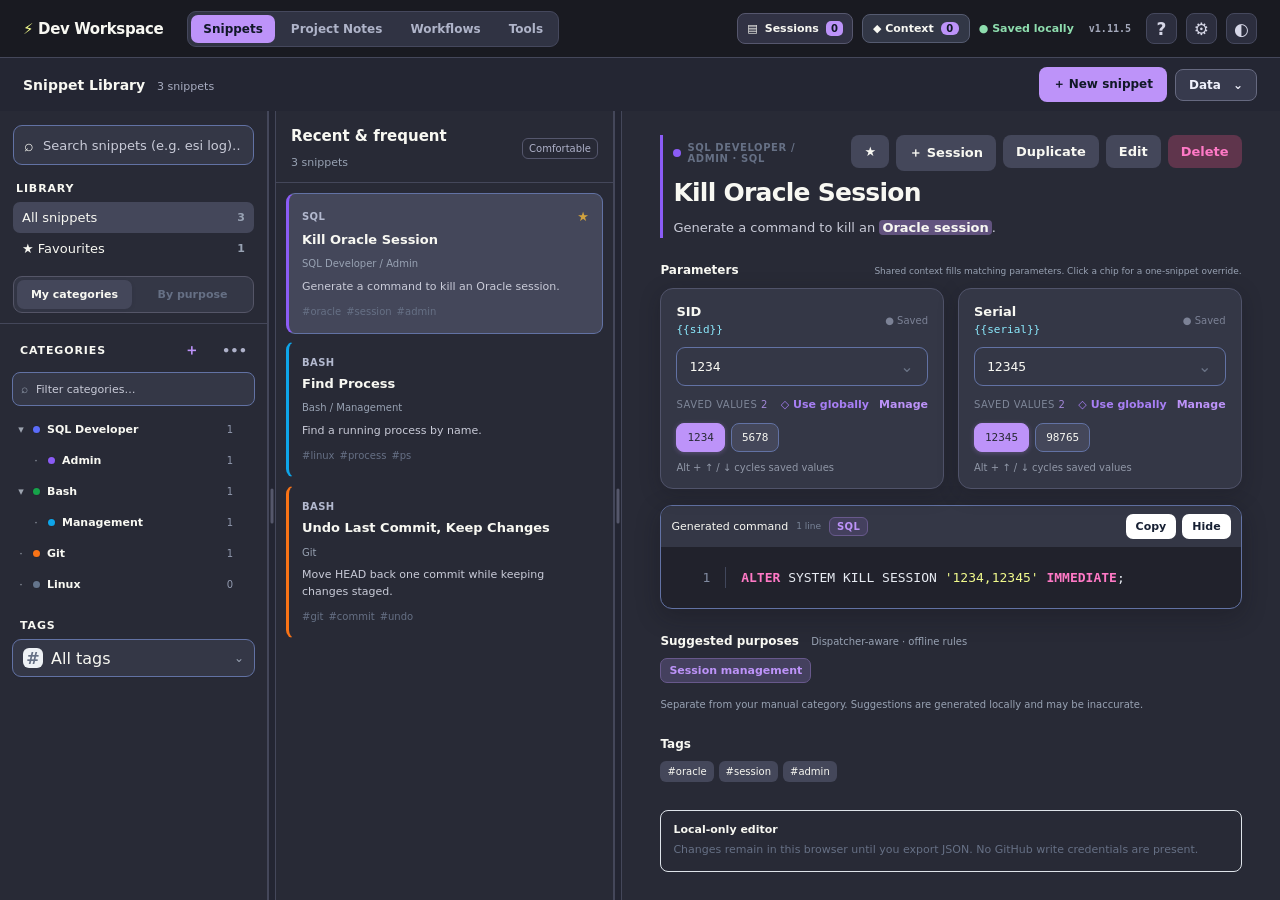
<file: index.html>
<!doctype html><html lang="en"><head><meta charset="UTF-8"/><meta name="viewport" content="width=device-width,initial-scale=1.0"/><title>Dev Snippet Editor</title>  <script type="module" crossorigin src="/assets/index-ChleIDIk.js"></script>
  <link rel="stylesheet" crossorigin href="/assets/index-DpXf_yiP.css">
</head><body><div id="root"></div></body></html>
</file>
<file: assets/index-DpXf_yiP.css>
:root{font-family:Inter,ui-sans-serif,system-ui,-apple-system,BlinkMacSystemFont,Segoe UI,sans-serif;color:#172033;background:#f4f6f9}*{box-sizing:border-box}body{margin:0;min-width:320px}button,input,textarea,select{font:inherit}button{cursor:pointer;border:0}.app{min-height:100vh}header{min-height:76px;display:flex;align-items:center;justify-content:space-between;gap:20px;padding:14px 28px;background:#111827;color:#fff}.brand{font-weight:800;font-size:18px}.sub{font-size:12px;color:#9ca7b8;margin-top:4px}.actions{display:flex;align-items:center;gap:8px}.dirty{font-size:12px;color:#f5d68b}.primary,.secondary,.danger,.icon{border-radius:8px;padding:9px 13px;font-size:13px;font-weight:700}.primary{background:#fff;color:#111827}.secondary{background:#eef1f5;color:#263044}.danger{background:#fff0f0;color:#b42318}.icon{background:#eef1f5;color:#344054;min-width:38px}main{display:grid;grid-template-columns:245px 315px minmax(0,1fr);min-height:calc(100vh - 76px)}aside,.list{background:#fff;border-right:1px solid #e4e8ee}aside{padding:18px 14px}.search{display:flex;gap:7px;align-items:center;background:#f4f6f9;border:1px solid #e0e5ec;border-radius:9px;padding:0 10px;height:40px}.search input{border:0;outline:0;background:transparent;width:100%;font-size:13px}.new{width:100%;margin:14px 0 18px;padding:10px;border-radius:8px;background:#172033;color:#fff;font-weight:800}.block{margin-bottom:20px}.block h4{margin:0;padding:0 8px 7px;font-size:11px;text-transform:uppercase;letter-spacing:.08em;color:#98a2b3}.blockhead{display:flex;align-items:center;justify-content:space-between}.filter{width:100%;display:flex;justify-content:space-between;align-items:center;text-align:left;background:transparent;color:#475467;border-radius:7px;padding:8px 9px;font-size:13px}.filter:hover,.filter.active{background:#edf1f5;color:#111827}.filter b{font-size:11px;color:#98a2b3}.link{background:transparent;color:#667085;font-size:11px;padding:2px 4px}select{width:100%;padding:8px;border:1px solid #dfe4ea;border-radius:7px;background:#fff}.pane{padding:21px 18px 15px;border-bottom:1px solid #e4e8ee}.pane h1{margin:0 0 3px;font-size:17px}.pane span{font-size:11px;color:#98a2b3}.cards{padding:8px;overflow:auto;max-height:calc(100vh - 136px)}.card{display:block;width:100%;text-align:left;padding:13px 12px;margin-bottom:5px;background:transparent;border:1px solid transparent;border-radius:9px;color:#172033}.card:hover{background:#f7f8fa}.card.selected{background:#eef1f5;border-color:#dce2e9}.ctop{display:flex;justify-content:space-between;font-size:10px;text-transform:uppercase;color:#98a2b3}.card>b{display:block;margin:6px 0 4px;font-size:13px}.card p{margin:0 0 8px;font-size:11px;line-height:1.4;color:#667085}.tags{display:flex;flex-wrap:wrap;gap:5px}.tags span{font-size:10px;color:#667085}.tags.big span{background:#eef1f5;border-radius:6px;padding:5px 7px}.detail{padding:30px clamp(20px,5vw,70px);overflow:auto}.dhead{display:flex;justify-content:space-between;gap:20px}.dhead small{text-transform:uppercase;font-weight:800;letter-spacing:.08em;color:#667085;font-size:10px}.dhead h2{margin:6px 0;font-size:25px;letter-spacing:-.03em}.dhead p{margin:0;color:#667085;font-size:13px}.dactions{display:flex;gap:7px;align-items:flex-start}.code{margin-top:25px;border:1px solid #dfe4ea;border-radius:10px;overflow:hidden;background:#171d29}.code>div{display:flex;justify-content:space-between;align-items:center;padding:8px 10px;background:#222a39;color:#9ca7b8;font-size:11px}.code>div button{background:#fff;color:#172033;border-radius:7px;padding:6px 10px;font-size:11px;font-weight:700}.code pre,.live pre{margin:0;padding:20px;overflow:auto;color:#e7ebf2;font:13px/1.65 SFMono-Regular,Consolas,monospace;white-space:pre-wrap}.generated,.section{margin-top:25px}.section h3{font-size:12px;margin:0 0 10px}.paramgrid{display:grid;grid-template-columns:repeat(2,minmax(0,1fr));gap:14px}.paramhead{display:flex;justify-content:space-between;gap:8px;margin-bottom:6px}.paramhead b{display:block;font-size:12px}.paramhead code{display:block;margin-top:2px;color:#98a2b3;font-size:10px}.combo{position:relative}.combo input{width:100%;padding:9px 34px 9px 10px;border:1px solid #d7dde5;border-radius:8px;outline:none}.arrow{position:absolute;right:1px;top:1px;bottom:1px;width:32px;background:transparent;color:#667085}.menu{position:absolute;z-index:20;left:0;right:0;top:calc(100% + 5px);background:#fff;border:1px solid #dfe4ea;border-radius:8px;box-shadow:0 10px 25px #0002;max-height:190px;overflow:auto}.menurow{display:flex;border-bottom:1px solid #f1f3f5}.menurow>button:first-child{flex:1;text-align:left;background:#fff;padding:9px 10px}.menurow .x{background:#fff;color:#98a2b3;padding:8px 10px}.quick{display:flex;flex-wrap:wrap;gap:5px;margin-top:6px}.quick button{background:#eef1f5;color:#475467;border-radius:6px;padding:4px 7px;font:10px monospace}.note{display:flex;flex-direction:column;gap:6px;margin-top:28px;padding:12px;border:1px solid #dfe4ea;border-radius:8px}.note b{font-size:11px}.note span{font-size:11px;line-height:1.5;color:#667085}.toast{position:fixed;right:22px;bottom:22px;z-index:50;background:#111827;color:#fff;border-radius:8px;padding:10px 14px;font-size:12px;box-shadow:0 8px 25px #0002}.backdrop{position:fixed;inset:0;z-index:30;background:#11182799;display:grid;place-items:center;padding:20px}.modal{width:min(900px,96vw);max-height:92vh;overflow:auto;background:#fff;border-radius:12px;box-shadow:0 20px 70px #0004}.modal.small{width:min(620px,94vw)}.modalhead{display:flex;justify-content:space-between;gap:15px;padding:20px 22px;border-bottom:1px solid #e4e8ee}.modalhead h2{margin:0 0 4px;font-size:18px}.modalhead p{margin:0;color:#98a2b3;font-size:11px}.form{display:grid;grid-template-columns:1fr 1fr;gap:14px;padding:20px 22px}.form label{display:flex;flex-direction:column;gap:6px;color:#475467;font-size:11px;font-weight:750}.form input,.form textarea{border:1px solid #d7dde5;border-radius:7px;padding:9px 10px;outline:none;color:#172033}.wide{grid-column:1/-1}.inline{display:flex;gap:6px}.inline input{flex:1;min-width:0}.codeinput{font:12px/1.6 monospace;resize:vertical}.tagpick{position:relative}.tagbox{min-height:40px;display:flex;flex-wrap:wrap;align-items:center;gap:5px;border:1px solid #d7dde5;border-radius:8px;padding:5px 7px}.tagbox input{flex:1;min-width:120px;border:0!important;padding:5px 2px!important}.chip{display:inline-flex;gap:4px;align-items:center;background:#eef1f5;border-radius:6px;padding:5px 7px;color:#475467;font-size:11px}.chip button{background:transparent;color:#98a2b3;padding:0}.tagmenu{position:absolute;z-index:25;left:0;right:0;top:calc(100% + 5px);background:#fff;border:1px solid #dfe4ea;border-radius:8px;box-shadow:0 12px 28px #0002;overflow:hidden}.tagmenu button{display:block;width:100%;padding:9px 10px;background:#fff;text-align:left;color:#344054}.tagmenu button:hover{background:#f5f7f9}.tagmenu .create{border-top:1px solid #eef1f5;font-weight:800}.detected{border:1px solid #e0e5ec;border-radius:9px;padding:12px}.detected h3,.live h3{display:flex;justify-content:space-between;margin:0 0 8px;font-size:11px;text-transform:uppercase;letter-spacing:.06em;color:#475467}.detected h3 span{color:#98a2b3}.detrow{display:grid;grid-template-columns:150px minmax(140px,1fr) auto;gap:8px;align-items:start;padding:9px 0;border-top:1px solid #eef1f5}.detrow code{padding:9px 0;font-size:11px;color:#475467}.minivals{grid-column:2/-1;display:flex;flex-wrap:wrap;gap:5px}.minivals span{display:inline-flex;gap:5px;align-items:center;background:#f1f3f5;border-radius:6px;padding:4px 6px;font:10px monospace;color:#475467}.minivals button{background:transparent;color:#98a2b3;padding:0}.muted{color:#98a2b3;font-size:12px}.live{background:#171d29;border:1px solid #dfe4ea;border-radius:9px;overflow:hidden}.live h3{margin:0;padding:9px 11px;background:#222a39;color:#9ca7b8}.check{flex-direction:row!important;align-items:center}.check input{width:auto}.modalfoot{display:flex;justify-content:flex-end;gap:8px;padding:14px 22px;border-top:1px solid #e4e8ee}.catlist{padding:10px 20px}.catrow{display:flex;align-items:center;justify-content:space-between;gap:15px;padding:11px 0;border-bottom:1px solid #eef1f5}.catrow>div:first-child{display:flex;flex-direction:column;gap:3px}.catrow b{font-size:12px}.catrow span{font-size:10px;color:#98a2b3}.catrow>div:last-child{display:flex;gap:6px}.empty{padding:30px;text-align:center;color:#98a2b3;font-size:13px}@media(max-width:1050px){main{grid-template-columns:210px 280px minmax(0,1fr)}.detail{padding:25px 30px}}@media(max-width:800px){header{align-items:flex-start}.actions .secondary{display:none}main{grid-template-columns:190px minmax(0,1fr)}.detail{grid-column:1/-1;border-top:1px solid #e4e8ee}.paramgrid{grid-template-columns:1fr}}@media(max-width:600px){header{flex-direction:column;padding:14px 16px}.actions{width:100%}.actions .primary{flex:1}main{display:block}aside{border-right:0;border-bottom:1px solid #e4e8ee}.block{display:none}.list{max-height:42vh;overflow:auto}.cards{max-height:34vh}.detail{padding:22px 16px}.dhead{flex-direction:column}.form{grid-template-columns:1fr}.wide{grid-column:auto}.detrow{grid-template-columns:1fr}.minivals{grid-column:auto}}.filter.subcategory{padding-left:25px;font-size:12px;color:#667085}.dropzone{outline:1px solid transparent}.dropzone:hover{outline-color:#d5dbe3}.draggable{cursor:grab}.draggable:active{cursor:grabbing}.cardpath{display:block;color:#98a2b3;font-size:10px;margin:3px 0 6px}.desc-pop{background:#fff1b8;color:#403a2d;padding:0 3px;border-radius:4px;font-weight:750}.fieldhelp{display:block;color:#98a2b3;font-size:10px;font-weight:500;line-height:1.5}.fieldhelp code{background:#f3f5f7;padding:2px 4px;border-radius:4px}.descpreview{border:1px solid #e0e5ec;border-radius:8px;padding:10px;background:#f8fafb;color:#475467;font-size:12px;font-weight:500}.catgroup{border-bottom:1px solid #eef1f5}.subcatrow{display:flex;justify-content:space-between;align-items:center;padding:6px 12px 8px 24px;color:#667085;font-size:11px}.carddesc{display:-webkit-box;-webkit-line-clamp:3;-webkit-box-orient:vertical;overflow:hidden;max-height:4.2em}.dropzone.drag-over{background:#dfe7f2!important;outline:2px solid #667085!important;outline-offset:-2px;color:#111827!important}.filter.subcategory b{margin-left:auto;font-size:10px;color:#98a2b3}.shortcutbar{margin-top:22px;display:flex;flex-wrap:wrap;gap:8px 14px;padding:10px 12px;border:1px solid #e0e5ec;border-radius:8px;background:#f8fafb;color:#667085;font-size:10px}.shortcutbar span{display:flex;align-items:center;gap:5px}.shortcutbar kbd{border:1px solid #d4dae2;border-bottom-width:2px;border-radius:5px;padding:2px 5px;background:#fff;color:#344054;font:10px ui-monospace,SFMono-Regular,Consolas,monospace}.dropzone.drag-over{background:#dfe7f2!important;outline:2px solid #475467!important;box-shadow:inset 0 0 0 1px #fff}.dhead{align-items:flex-start}.dcontent{min-width:0;flex:1}.detailtitle{margin:6px 0 10px;max-width:48rem;line-height:1.12;overflow-wrap:anywhere}.detaildesc{max-width:52rem;color:#667085;font-size:13px;line-height:1.65;white-space:pre-wrap;overflow-wrap:anywhere}.dactions{flex:0 0 auto}.catidentity{min-width:150px}.catname,.subname{background:transparent;color:#172033;font-weight:700;padding:0;text-align:left;cursor:default}.catpick,.subpick{background:transparent;color:#172033;font-weight:800;padding:3px 0;text-align:left}.catpick:hover,.subpick:hover{text-decoration:underline}.catactions{display:flex;gap:6px;align-items:flex-end;flex-wrap:wrap;justify-content:flex-end}.defaultlang{display:flex;flex-direction:column;gap:3px;color:#98a2b3;font-size:9px;font-weight:700;text-transform:uppercase;letter-spacing:.05em}.defaultlang input{width:120px;border:1px solid #d7dde5;border-radius:6px;padding:7px 8px;color:#344054;text-transform:none;letter-spacing:0;font-size:11px;font-weight:500}.subpick,.subname{font-size:11px}@media(max-width:760px){.dhead{flex-direction:column}.dactions{width:100%;justify-content:flex-start}.catrow{align-items:flex-start;flex-direction:column}.catactions{justify-content:flex-start}}.dhead{display:block!important;width:100%;padding-left:10px;border-left:3px solid var(--accent,#cbd5e1)}.dtop{display:flex;align-items:center;justify-content:space-between;gap:16px;width:100%;margin-bottom:8px}.dtop>small{min-width:0;display:flex;align-items:center;gap:6px;color:#667085;font-weight:750;text-transform:uppercase;letter-spacing:.06em}.category-pill-dot,.color-dot,.sidebar-color-dot{display:inline-block;width:8px;height:8px;border-radius:999px;flex:0 0 auto}.detailtitle{width:100%;max-width:none!important;margin:4px 0 10px!important;line-height:1.1;overflow-wrap:anywhere}.detaildesc{width:100%;max-width:none!important;line-height:1.65;white-space:pre-wrap;overflow-wrap:anywhere}.dactions{flex:0 0 auto;display:flex;gap:7px}.filter.dropzone{position:relative;align-items:center}.sidebar-color-dot{background:var(--item-color,#cbd5e1);margin-right:7px;box-shadow:0 0 0 1px #00000010}.card.draggable{border-left:3px solid var(--card-accent,#e5e7eb)!important}.colorfield{display:flex;flex-direction:column;gap:3px;color:#98a2b3;font-size:9px;font-weight:700;text-transform:uppercase;letter-spacing:.05em}.colorcontrol{display:flex;align-items:center;gap:5px}.colorcontrol input[type=color],.mini-color{width:30px;height:29px;padding:2px;border:1px solid #d7dde5;border-radius:6px;background:#fff;cursor:pointer}.colorcontrol code{color:#667085;font-size:9px;text-transform:none;letter-spacing:0}.catpick,.catname,.subpick,.subname{display:inline-flex;align-items:center;gap:7px}.subactions{display:flex;align-items:center;gap:8px}.subcatrow{gap:12px}@media(max-width:760px){.dtop{align-items:flex-start;flex-direction:column}.dactions{order:-1;align-self:flex-end}}.category-line{display:flex;align-items:center;gap:2px}.category-line>.filter{flex:1}.collapse-toggle{width:22px;height:30px;display:grid;place-items:center;background:transparent;color:#98a2b3;border-radius:6px;padding:0;font-size:12px}.collapse-toggle:hover{background:#f2f4f7;color:#344054}.filter.subcategory{width:calc(100% - 24px);margin-left:24px}.modal-collapse{width:20px;height:24px;display:grid;place-items:center;background:transparent;color:#98a2b3;padding:0;border-radius:5px}.modal-collapse:hover{background:#f2f4f7;color:#344054}.catidentity{display:flex;align-items:center;gap:4px}.tagfilter{position:relative}.tagfilter-trigger{width:100%;display:flex;align-items:center;justify-content:space-between;gap:10px;min-height:38px;padding:8px 10px;background:#fff;border:1px solid #dfe4ea;border-radius:9px;color:#475467;text-align:left;box-shadow:0 1px 2px #10182808}.tagfilter-trigger:hover{border-color:#cfd6df;background:#fbfcfd}.tagfilter-trigger.active{border-color:#b7c0cb;background:#f8fafc;color:#172033}.tagfilter-trigger-main{display:flex;align-items:center;gap:8px;min-width:0}.tagfilter-icon{display:grid;place-items:center;width:20px;height:20px;border-radius:6px;background:#eef1f5;color:#667085;font-weight:800}.tagfilter-chevron{color:#98a2b3;font-size:12px}.tagfilter-popover{position:absolute;z-index:30;left:0;right:0;top:calc(100% + 6px);background:#fff;border:1px solid #dfe4ea;border-radius:10px;box-shadow:0 14px 34px #10182824;overflow:hidden}.tagfilter-search{display:flex;align-items:center;gap:6px;padding:8px;border-bottom:1px solid #eef1f5}.tagfilter-search input{min-width:0;width:100%;border:0;outline:0;background:transparent;font-size:12px}.tagfilter-search>button{background:transparent;color:#98a2b3;padding:2px 4px}.tagfilter-options{max-height:260px;overflow:auto;padding:5px}.tagfilter-option{width:100%;display:grid;grid-template-columns:1fr auto;gap:3px 8px;align-items:center;padding:8px 9px;border-radius:7px;background:transparent;color:#475467;text-align:left}.tagfilter-option:hover{background:#f6f8fa}.tagfilter-option.selected{background:#eef2f6;color:#172033}.tagfilter-option small{grid-column:1;color:#98a2b3;font-size:9px}.tagfilter-option b{grid-column:2;grid-row:1/3;color:#344054}.tag-option-chip{display:inline-flex;width:max-content;max-width:100%;padding:4px 7px;border-radius:999px;background:#eef1f5;color:#475467;font-size:11px;font-weight:650}.tagfilter-empty{padding:16px 10px;color:#98a2b3;text-align:center;font-size:11px}.appheader{gap:18px}.header-left{display:flex;align-items:center;gap:18px;min-width:0;flex-wrap:wrap}.topnav{display:flex;align-items:center;gap:4px;padding:3px;background:#eef1f5;border-radius:9px}.navtab{padding:7px 10px;border-radius:7px;background:transparent;color:#667085;font-size:11px;font-weight:700}.navtab.active{background:#fff;color:#172033;box-shadow:0 1px 3px #10182818}.header-shortcuts{display:flex;align-items:center;gap:10px;flex-wrap:wrap;color:#667085;font-size:9px}.header-shortcuts span{display:flex;align-items:center;gap:4px;white-space:nowrap}.header-shortcuts kbd{border:1px solid #d4dae2;border-bottom-width:2px;border-radius:5px;padding:2px 5px;background:#fff;color:#344054;font:9px ui-monospace,SFMono-Regular,Consolas,monospace}.notes-hint{color:#98a2b3;font-size:10px}.notesapp{height:100vh;display:flex;flex-direction:column;background:#f5f7fa;color:#172033}.notes-layout{min-height:0;flex:1;min-width:0;display:grid;grid-template-columns:minmax(220px,min(var(--notes-sidebar-width,280px),50vw)) 8px minmax(0,1fr)}.notes-tree{min-height:0;overflow:auto;border-right:1px solid #e2e7ed;background:#fff;padding:12px 9px}.notes-tree-head{display:flex;align-items:center;justify-content:space-between;padding:3px 5px 10px}.new-note{background:#172033;color:#fff;border-radius:7px;padding:6px 8px;font-size:10px}.notes-search{margin-bottom:10px}.note-tree-list{display:flex;flex-direction:column;gap:2px}.note-tree-row{display:flex;align-items:center;min-height:31px;border-radius:7px}.note-tree-row:hover{background:#f6f8fa}.note-tree-row.selected{background:#eef2f6}.note-caret{width:20px;background:transparent;color:#98a2b3;padding:0}.note-title{min-width:0;flex:1;overflow:hidden;text-overflow:ellipsis;white-space:nowrap;background:transparent;text-align:left;color:#475467;padding:5px 2px;font-size:11px;font-weight:650}.note-tree-row.selected .note-title{color:#172033;font-weight:800}.note-addsub{opacity:0;width:24px;background:transparent;color:#667085;padding:3px}.note-tree-row:hover .note-addsub{opacity:1}.notes-work{min-width:0;min-height:0;display:flex;flex-direction:column;padding:18px}.notes-toolbar{display:flex;align-items:flex-end;justify-content:space-between;gap:18px;margin-bottom:12px}.notes-toolbar small{font-size:9px;color:#98a2b3;font-weight:800;letter-spacing:.08em}.notes-toolbar h1{margin:2px 0 0;font-size:22px}.notes-tools{display:flex;align-items:center;gap:7px;flex-wrap:wrap;justify-content:flex-end}.segmented{display:flex;padding:3px;background:#e9edf2;border-radius:8px}.segmented button{background:transparent;color:#667085;padding:6px 9px;border-radius:6px;font-size:10px}.segmented button.active{background:#fff;color:#172033;box-shadow:0 1px 2px #10182814}.md-workspace{min-height:0;flex:1;display:grid;border:1px solid #dfe4ea;border-radius:11px;overflow:hidden;background:#fff;box-shadow:0 1px 3px #1018280c}.md-workspace.mode-split{grid-template-columns:1fr 1fr}.md-workspace.mode-edit,.md-workspace.mode-view{grid-template-columns:1fr}.md-editor{min-width:0;width:100%;height:100%;resize:none;border:0;outline:0;padding:22px;background:#fbfcfd;color:#172033;font:13px/1.65 ui-monospace,SFMono-Regular,Consolas,monospace;tab-size:2}.md-preview{min-width:0;height:100%;overflow:auto;padding:24px 30px;border-left:1px solid #e6eaf0;color:#344054;font-size:13px;line-height:1.7}.mode-view .md-preview{border-left:0;max-width:1000px;width:100%;margin:0 auto}.md-preview h1,.md-preview h2,.md-preview h3,.md-preview h4{color:#172033;line-height:1.25;margin:1.2em 0 .45em}.md-preview h1{font-size:28px;border-bottom:1px solid #e8ecf1;padding-bottom:8px}.md-preview h2{font-size:21px}.md-preview h3{font-size:17px}.md-preview p{margin:.55em 0}.md-preview ul,.md-preview ol{padding-left:24px}.md-preview li{margin:3px 0}.md-preview code{background:#eef1f5;border-radius:5px;padding:2px 5px;font:12px ui-monospace,SFMono-Regular,Consolas,monospace}.md-preview pre{overflow:auto;background:#172033;color:#f8fafc;border-radius:9px;padding:15px 17px}.md-preview pre code{background:transparent;color:inherit;padding:0}.md-preview blockquote{margin:12px 0;padding:7px 14px;border-left:3px solid #98a2b3;background:#f8fafc;color:#667085}.md-preview a{color:#3659c9}.md-preview hr{border:0;border-top:1px solid #e3e7ed;margin:22px 0}.md-gap{height:7px}.notes-empty{margin:auto;text-align:center}@media(max-width:900px){.header-shortcuts{display:none}.notes-layout{grid-template-columns:210px minmax(0,1fr)}.notes-sidebar-resizer{display:none}.md-workspace.mode-split{grid-template-columns:1fr}.mode-split .md-preview{display:none}}.md-toolbar{display:flex;align-items:center;justify-content:space-between;gap:12px;margin-bottom:8px;padding:7px 8px;border:1px solid #dfe4ea;border-radius:9px;background:#fff;box-shadow:0 1px 2px #10182808}.md-toolbar-group{display:flex;align-items:center;gap:4px;flex-wrap:wrap}.md-toolbar button{min-width:30px;height:30px;display:grid;place-items:center;padding:0 8px;border:1px solid transparent;border-radius:6px;background:#f5f7f9;color:#475467;font-size:11px;font-weight:750}.md-toolbar button:hover{border-color:#d8dee6;background:#fff;color:#172033}.md-toolbar button:active{transform:translateY(1px)}.md-toolbar-hint{flex:0 0 auto;color:#98a2b3;font-size:9px;white-space:nowrap}.md-preview .task-list{list-style:none;padding-left:4px}.md-preview .task-item{display:flex;align-items:center;gap:7px}.md-preview .task-item input{margin:0}@media(max-width:900px){.md-toolbar{align-items:flex-start;flex-direction:column}.md-toolbar-hint{white-space:normal}}.md-table-wrap{width:100%;overflow-x:auto;margin:16px 0}.md-preview table{width:100%;border-collapse:collapse;border-spacing:0;font-size:12px}.md-preview th,.md-preview td{padding:9px 11px;border:1px solid #dfe4ea;vertical-align:top}.md-preview th{background:#f5f7f9;color:#172033;font-weight:800}.md-preview tbody tr:nth-child(2n){background:#fbfcfd}.collapsible-code{margin-top:16px;overflow:hidden}.collapsible-code.collapsed{background:#222a39}.collapsible-code-head{display:flex;align-items:center;justify-content:space-between;gap:12px;padding:8px 10px;background:#222a39;color:#9ca7b8}.collapsible-code-title{display:flex;align-items:center;gap:8px;font-size:11px}.collapsible-code-title small{color:#788397;font-size:9px}.collapsible-code-actions{display:flex;align-items:center;gap:6px}.collapsible-code-actions button{background:#fff;color:#172033;border-radius:7px;padding:6px 9px;font-size:10px;font-weight:700}.collapsible-code-actions .code-secondary{background:#313b4d;color:#dbe2ec}.collapsible-code-actions .code-toggle{min-width:48px}.snippet-code-pre{transition:max-height .18s ease;margin:0;overflow:auto}.snippet-code-pre.limited{max-height:calc((1.65em * var(--visible-rows,6)) + 40px)}.snippet-code-pre.full{max-height:none}.search-hit{background:#fff0a8;color:inherit;padding:0 1px;border-radius:3px}.card-bottom{display:flex;align-items:flex-end;justify-content:space-between;gap:8px}.card-bottom .tags{min-width:0}.usage-meta{flex:0 0 auto;color:#98a2b3;font-size:8px;white-space:nowrap}.search-empty{display:flex;flex-direction:column;align-items:center;justify-content:center;gap:6px;min-height:180px;padding:24px;color:#667085;text-align:center}.search-empty b{color:#344054;font-size:12px}.search-empty span{max-width:230px;font-size:10px;line-height:1.5}.category-search{display:flex;align-items:center;gap:6px;margin:4px 0 8px;padding:0 8px;min-height:34px;border:1px solid #e1e6ec;border-radius:8px;background:#f8fafb}.category-search>span{color:#98a2b3;font-size:12px}.category-search input{min-width:0;flex:1;border:0;outline:0;background:transparent;color:#344054;font-size:11px}.category-search button{background:transparent;color:#98a2b3;padding:2px 4px;font-size:14px}.category-search-empty{padding:10px 8px;color:#98a2b3;font-size:10px;text-align:center}.quick{display:flex;flex-wrap:wrap;gap:5px}.quick button.selected{background:#172033!important;color:#fff!important;box-shadow:0 0 0 1px #172033}.sectionhead{display:flex;align-items:baseline;justify-content:space-between;gap:14px;margin-bottom:10px}.sectionhead h3{margin:0}.sectionhead small{color:#98a2b3;font-size:9px;line-height:1.4;text-align:right}@media(max-width:700px){.sectionhead{align-items:flex-start;flex-direction:column}.sectionhead small{text-align:left}}.category-head-actions{display:flex;align-items:center;gap:7px}.category-head-actions .link{font-size:9px}.collapse-toggle{font-size:9px!important}.quick.quick-all{display:flex;flex-wrap:wrap;gap:6px;margin-top:7px}.quick.quick-all button{max-width:100%;padding:5px 8px;border:1px solid #dfe4ea;border-radius:7px;background:#f7f9fb;color:#475467;font:10px ui-monospace,SFMono-Regular,Consolas,monospace;overflow:hidden;text-overflow:ellipsis;white-space:nowrap}.quick.quick-all button:hover{border-color:#bfc7d2;background:#fff;color:#172033}.quick.quick-all button.selected{background:#172033!important;border-color:#172033!important;color:#fff!important;box-shadow:none}.app-version{font:700 11px ui-monospace,SFMono-Regular,Consolas,monospace;color:#abb2bf;padding:5px 7px;border:1px solid #45475b;border-radius:6px;white-space:nowrap}.workspace-pref{display:flex;align-items:center;gap:8px;flex-shrink:0}.theme-switch{padding:8px 10px;border:1px solid #6272a4;border-radius:8px;background:#282a36;color:#f8f8f2;font-size:11px;font-weight:700;white-space:nowrap}.theme-switch:hover{border-color:var(--dw-accent,#bd93f9);background:#44475a}.theme-dark-label{display:none}[data-theme=dracula] .theme-dark-label{display:inline}[data-theme=dracula] .theme-light-label{display:none}[data-theme=dracula]{color-scheme:dark;color:var(--dw-text);background:var(--dw-background)}[data-theme=dracula] body,[data-theme=dracula] .app,[data-theme=dracula] .notesapp{background:var(--dw-background);color:var(--dw-text)}[data-theme=dracula] header{background:var(--dw-header);color:var(--dw-text)}[data-theme=dracula] .brand,[data-theme=dracula] .notes-toolbar h1{color:var(--dw-text)}[data-theme=dracula] .app-version{color:var(--dw-accent)}[data-theme=dracula] .theme-switch{background:var(--dw-surface);border-color:var(--dw-border);color:var(--dw-text)}[data-theme=dracula] .theme-switch:hover{border-color:#ff79c6}[data-theme=dracula] aside,[data-theme=dracula] .list,[data-theme=dracula] .notes-tree,[data-theme=dracula] .modal,[data-theme=dracula] .md-workspace,[data-theme=dracula] .md-preview,[data-theme=dracula] .md-toolbar{background:var(--dw-background)!important;color:var(--dw-text);border-color:var(--dw-surface)}[data-theme=dracula] .detail,[data-theme=dracula] .notes-work{background:var(--dw-background);color:var(--dw-text)}[data-theme=dracula] .pane,[data-theme=dracula] .catrow,[data-theme=dracula] .catgroup,[data-theme=dracula] .subcatrow,[data-theme=dracula] .modalhead,[data-theme=dracula] .modalfoot,[data-theme=dracula] .notes-toolbar{border-color:var(--dw-surface)}[data-theme=dracula] h1,[data-theme=dracula] h2,[data-theme=dracula] h3,[data-theme=dracula] h4,[data-theme=dracula] .detailtitle,[data-theme=dracula] .card>b,[data-theme=dracula] .catname,[data-theme=dracula] .catpick,[data-theme=dracula] .subname,[data-theme=dracula] .subpick,[data-theme=dracula] .note-title,[data-theme=dracula] .md-preview h1,[data-theme=dracula] .md-preview h2,[data-theme=dracula] .md-preview h3{color:var(--dw-text)}[data-theme=dracula] .card,[data-theme=dracula] .filter,[data-theme=dracula] .dropzone,[data-theme=dracula] .note-tree-row{color:var(--dw-text);background:transparent}[data-theme=dracula] .card:hover,[data-theme=dracula] .card.selected,[data-theme=dracula] .filter:hover,[data-theme=dracula] .filter.active,[data-theme=dracula] .note-tree-row:hover,[data-theme=dracula] .note-tree-row.selected,[data-theme=dracula] .tagfilter-option:hover,[data-theme=dracula] .tagfilter-option.selected{background:var(--dw-surface)!important;color:var(--dw-text)!important;border-color:var(--dw-border)}[data-theme=dracula] .search,[data-theme=dracula] .notes-search,[data-theme=dracula] .category-search,[data-theme=dracula] .tagfilter-trigger,[data-theme=dracula] .tagfilter-popover,[data-theme=dracula] .tagfilter-search,[data-theme=dracula] .tagfilter-options,[data-theme=dracula] .tagfilter-option,[data-theme=dracula] .tag-menu,[data-theme=dracula] .tagmenu,[data-theme=dracula] .tagshell,[data-theme=dracula] .combo,[data-theme=dracula] .combomenu,[data-theme=dracula] .comboitem,[data-theme=dracula] .descpreview,[data-theme=dracula] .shortcutbar{background:var(--dw-panel)!important;color:var(--dw-text)!important;border-color:var(--dw-border)!important}[data-theme=dracula] input,[data-theme=dracula] textarea,[data-theme=dracula] select{background:var(--dw-panel)!important;color:var(--dw-text)!important;border-color:var(--dw-border)!important;caret-color:#ff79c6}[data-theme=dracula] input::placeholder,[data-theme=dracula] textarea::placeholder{color:var(--dw-muted)}[data-theme=dracula] .md-editor{background:var(--dw-code)!important;color:var(--dw-text)!important}[data-theme=dracula] .md-preview{color:var(--dw-text)!important}[data-theme=dracula] .md-preview p,[data-theme=dracula] .md-preview li,[data-theme=dracula] .detaildesc,[data-theme=dracula] .card p{color:var(--dw-muted)}[data-theme=dracula] .md-preview code,[data-theme=dracula] .md-preview th,[data-theme=dracula] .md-preview td{background:var(--dw-panel);color:var(--dw-text);border-color:var(--dw-border)}[data-theme=dracula] .md-preview blockquote{background:var(--dw-panel);color:var(--dw-accent);border-left-color:var(--dw-accent)}[data-theme=dracula] .md-preview a{color:var(--dw-link)}[data-theme=dracula] .md-preview pre,[data-theme=dracula] .code{background:var(--dw-code)!important;color:var(--dw-text)}[data-theme=dracula] .code>div,[data-theme=dracula] .codehead{background:var(--dw-panel)!important;color:var(--dw-text)}[data-theme=dracula] .secondary,[data-theme=dracula] .icon,[data-theme=dracula] .md-toolbar button,[data-theme=dracula] .tagchip,[data-theme=dracula] .tag-option-chip,[data-theme=dracula] .quick button,[data-theme=dracula] .tags.big span{background:var(--dw-surface)!important;color:var(--dw-text)!important;border-color:var(--dw-border)}[data-theme=dracula] .primary,[data-theme=dracula] .new,[data-theme=dracula] .new-note{background:var(--dw-accent)!important;color:var(--dw-code)!important}[data-theme=dracula] .danger{background:#5f354c;color:#ff79c6}[data-theme=dracula] .quick button.selected{background:var(--dw-accent)!important;color:var(--dw-code)!important;border-color:var(--dw-accent)!important}[data-theme=dracula] .topnav,[data-theme=dracula] .segmented{background:var(--dw-surface)}[data-theme=dracula] .navtab,[data-theme=dracula] .segmented button{color:var(--dw-muted)}[data-theme=dracula] .navtab.active,[data-theme=dracula] .segmented button.active{background:var(--dw-accent);color:var(--dw-code)}[data-theme=dracula] .header-shortcuts kbd{background:var(--dw-surface);border-color:var(--dw-border);color:var(--dw-text)}[data-theme=dracula] .link,[data-theme=dracula] .tiny-link{color:var(--dw-link)}[data-theme=dracula] .desc-pop,[data-theme=dracula] .search-hit{background:#62537f;color:var(--dw-text)}[data-theme=dracula] .backdrop{background:#101116b8}[data-theme=dracula] .dropzone.drag-over{background:#51406b!important;outline-color:var(--dw-accent)!important}[data-theme=dracula] .note-tree-row.selected .note-title{color:var(--dw-accent)}@media(max-width:1100px){.appheader{flex-wrap:wrap}.workspace-pref{margin-left:auto}}@media(max-width:600px){.workspace-pref{order:1}.appheader .actions{order:2}.theme-switch{padding:7px}}.settings-open-btn{white-space:nowrap}.settings-modal{width:min(680px,96vw);max-height:90vh;overflow:auto}.settings-body{padding:12px 22px 18px;display:grid;gap:14px}.settings-group{padding:14px;border:1px solid var(--border,#dfe4ea);border-radius:10px;display:grid;gap:12px}.settings-group h3{margin:0;font-size:13px}.settings-field{display:grid;grid-template-columns:1fr auto;gap:6px 12px;align-items:center;font-size:12px;color:inherit}.settings-field select,.settings-field input[type=range]{grid-column:1/-1;width:100%}.settings-field select{border:1px solid #aab1bc;border-radius:7px;padding:9px;background:var(--panel,#fff);color:inherit}.settings-field strong{font-size:12px}.settings-check{display:flex;align-items:center;gap:9px;font-size:12px}.settings-check input{accent-color:#8972d8;width:16px;height:16px}.settings-reset{justify-self:start}.snippet-code-pre.code-wrap{white-space:pre-wrap;overflow-wrap:anywhere}[data-theme=dracula] .settings-group{border-color:#56576a}[data-theme=dracula] .settings-field select{background:var(--dw-background);color:var(--dw-text);border-color:#62647b}.browse-switch{display:flex;padding:3px;border:1px solid #dfe4ea;border-radius:9px;background:#eef1f5;margin:12px 0 19px;gap:3px}.browse-switch button{flex:1;min-width:0;padding:8px 5px;border-radius:7px;background:transparent;color:#667085;font-size:11px;font-weight:700}.browse-switch button.active{background:#fff;color:#172033;box-shadow:0 1px 4px #11182718}.purpose-group{font-size:10px;text-transform:uppercase;letter-spacing:.05em;color:#98a2b3;font-weight:750;margin:13px 7px 5px}.purpose-panel .filter{font-size:11px;gap:6px}.purpose-panel .filter b{flex-shrink:0}.purpose-status,.purpose-disclaimer{font-size:10px;color:#7b8494;line-height:1.5;padding:4px 7px 8px}.purpose-disclaimer{border-top:1px solid #e5e7eb;margin-top:10px;padding-top:12px}.purpose-card-label{display:block;width:fit-content;margin:5px 0 7px;padding:3px 6px;border-radius:5px;background:#e9e8ff;color:#4f46a5;font-size:10px}.purpose-chips{display:flex;flex-wrap:wrap;gap:6px;margin:10px 0}.purpose-chips span{padding:5px 8px;border:1px solid #ddd6fe;border-radius:7px;background:#f2edff;color:#5940a5;font-size:11px;font-weight:650}.purpose-chips small,.purpose-explain{color:#98a2b3;font-size:10px;line-height:1.4}.purpose-source{color:#98a2b3;font-size:10px;font-weight:400;margin-left:8px}[data-theme=dracula] .browse-switch{background:var(--dw-panel);border-color:#555668}[data-theme=dracula] .browse-switch button.active{background:var(--dw-surface);color:var(--dw-text)}[data-theme=dracula] .purpose-card-label,[data-theme=dracula] .purpose-chips span{background:#44405e;border-color:#68598c;color:var(--dw-accent)}.parameter-card{min-width:0;padding:15px;border:1px solid #e1e4ed;border-radius:13px;background:#fff;box-shadow:0 3px 12px #10182808;display:flex;flex-direction:column;gap:10px}.parameter-card-head,.parameter-card-meta{display:flex;align-items:center;justify-content:space-between;gap:12px}.parameter-title{display:flex;flex-direction:column;gap:3px;min-width:0}.parameter-title b{font-size:13px}.parameter-title code,.parameter-card-head>code{font:11px/1.4 Consolas,monospace;color:#7b61aa}.parameter-status{font-size:10px;color:#7c8296;white-space:nowrap}.parameter-input-wrap{position:relative}.parameter-input-wrap input{width:100%;min-width:0;border:1px solid #cfd6e4;border-radius:9px;padding:11px 38px 11px 12px;background:#f8f9fc;color:#1e2434;outline:none;font:13px Consolas,monospace}.parameter-input-wrap input:focus{border-color:#9874df;box-shadow:0 0 0 3px #bd93f930}.parameter-picker{position:absolute;right:6px;top:5px;height:30px;width:30px;background:transparent;color:#697285}.parameter-suggestions{position:absolute;z-index:22;top:calc(100% + 5px);left:0;right:0;max-height:180px;overflow:auto;display:flex;flex-direction:column;background:#fff;border:1px solid #cfd6e4;border-radius:9px;box-shadow:0 12px 25px #0002}.parameter-suggestions button{background:transparent;text-align:left;padding:9px 12px;color:#252b3b;font:12px Consolas,monospace}.parameter-suggestions button:hover{background:#f2edfb}.parameter-card-meta{font-size:10px;color:#7e8698;text-transform:uppercase;letter-spacing:.05em}.parameter-card-meta>div{display:flex;gap:10px}.parameter-card-meta em{font-style:normal;color:#a287d7}.parameter-action{background:transparent;color:#7e54bf;font-weight:700;text-transform:none;letter-spacing:0;font-size:11px;padding:2px 0}.parameter-chips{display:flex;flex-wrap:wrap;gap:6px;min-height:25px}.parameter-chip{display:inline-flex;align-items:stretch;min-width:0;max-width:100%;border:1px solid #d8daeb;border-radius:8px;background:#f1f2f8;overflow:hidden;color:#535d76}.parameter-chip>button:first-child,.parameter-chip>span{max-width:100%;min-width:0;overflow:hidden;text-overflow:ellipsis;white-space:nowrap;background:transparent;padding:7px 10px;font:11px Consolas,monospace;color:inherit}.parameter-chip.active{background:var(--dw-accent,#bd93f9);border-color:var(--dw-accent,#bd93f9);color:#242434;box-shadow:0 1px 5px #bd93f94d}.parameter-chip:hover{border-color:#997ad4}.parameter-chip-delete{background:#f2d9e5;color:#812e55;padding:2px 8px;font-size:14px}.parameter-keyhint,.parameter-no-values{color:#9097a7;font-size:10px}.editor-parameter-grid{display:grid;grid-template-columns:repeat(2,minmax(0,1fr));gap:12px}.parameter-editor-label{display:flex;flex-direction:column;gap:5px;font-size:11px;color:#8790a0}.parameter-editor-label input{width:100%;min-width:0;border:1px solid #cfd6e4;border-radius:8px;padding:9px}.parameter-add-inline{display:flex;gap:8px}.parameter-add-inline input{min-width:0;flex:1;border:1px solid #cfd6e4;border-radius:8px;padding:8px;font:12px Consolas,monospace}.parameter-add-inline button{background:var(--dw-accent,#bd93f9);border-radius:8px;padding:7px 12px;color:#242434;font-weight:700;white-space:nowrap}.parameter-add-inline button:disabled{opacity:.4;cursor:not-allowed}[data-theme=dracula] .parameter-card{background:var(--dw-panel);color:var(--dw-text);border-color:#50536a;box-shadow:0 5px 20px #12131b44}[data-theme=dracula] .parameter-input-wrap input,[data-theme=dracula] .parameter-editor-label input,[data-theme=dracula] .parameter-add-inline input{background:var(--dw-background);color:var(--dw-text);border-color:var(--dw-border)}[data-theme=dracula] .parameter-suggestions{background:var(--dw-panel);border-color:var(--dw-border)}[data-theme=dracula] .parameter-suggestions button{color:var(--dw-text)}[data-theme=dracula] .parameter-suggestions button:hover{background:var(--dw-surface)}[data-theme=dracula] .parameter-chip{background:var(--dw-surface);color:var(--dw-text);border-color:var(--dw-border)}[data-theme=dracula] .parameter-chip.active{background:var(--dw-accent);color:var(--dw-background);border-color:var(--dw-accent)}[data-theme=dracula] .parameter-card-head code,[data-theme=dracula] .parameter-title code{color:var(--dw-link)}[data-theme=dracula] .parameter-action{color:var(--dw-accent)}@media(max-width:850px){.editor-parameter-grid{grid-template-columns:1fr}}.collapsible-code{border:1px solid #d6dbe6;border-radius:12px;overflow:hidden;box-shadow:0 7px 24px #20243b0a}.collapsible-code-head{gap:12px}.syntax-language{display:inline-flex;align-items:center;border:1px solid #d8ddea;border-radius:6px;padding:3px 7px;font-size:10px;letter-spacing:.04em;font-weight:700;color:#7863b7;background:#f3f0fd}.snippet-code-pre{tab-size:2;font-variant-ligatures:none}.snippet-code-pre .syntax-comment{color:#708090;font-style:italic}.snippet-code-pre .syntax-string{color:#ad6223}.snippet-code-pre .syntax-parameter{color:#c14487}.snippet-code-pre .syntax-number{color:#8852c6}.snippet-code-pre .syntax-keyword{color:#7552ce;font-weight:600}.snippet-code-pre .syntax-operator{color:#39698a}.snippet-code-pre .syntax-attribute{color:#2f6d99}.snippet-code-pre .syntax-tag{color:#a12f71}.snippet-code-pre .syntax-entity{color:#987018}[data-theme=dracula] .collapsible-code{border-color:var(--dw-border);box-shadow:0 7px 24px #10111650}[data-theme=dracula] .syntax-language{background:#44405e;border-color:#68598c;color:var(--dw-accent)}[data-theme=dracula] .snippet-code-pre .syntax-comment{color:var(--dw-border)}[data-theme=dracula] .snippet-code-pre .syntax-string{color:#f1fa8c}[data-theme=dracula] .snippet-code-pre .syntax-parameter{color:#ff79c6}[data-theme=dracula] .snippet-code-pre .syntax-number{color:var(--dw-accent)}[data-theme=dracula] .snippet-code-pre .syntax-keyword{color:#ff79c6}[data-theme=dracula] .snippet-code-pre .syntax-operator{color:#ffb86c}[data-theme=dracula] .snippet-code-pre .syntax-attribute{color:#50fa7b}[data-theme=dracula] .snippet-code-pre .syntax-tag{color:#ff79c6}[data-theme=dracula] .snippet-code-pre .syntax-entity{color:var(--dw-link)}.snippet-code-pre .code-line{display:flex;min-width:max-content;line-height:1.65em;min-height:1.65em}.snippet-code-pre .code-line-content{white-space:pre;flex:1;min-width:0}.snippet-code-pre.code-wrap .code-line{min-width:0}.snippet-code-pre.code-wrap .code-line-content{white-space:pre-wrap;overflow-wrap:anywhere}.snippet-code-pre .code-line-number{display:inline-block;box-sizing:border-box;width:3.4em;min-width:3.4em;flex-shrink:0;padding-right:1.1em;margin-right:1.2em;text-align:right;color:#818ba1;border-right:1px solid #41475c;user-select:none;-webkit-user-select:none}.snippet-code-pre:not(.with-line-numbers) .code-line-content{min-width:max-content}.snippet-code-pre.code-wrap:not(.with-line-numbers) .code-line-content{min-width:0}.language-detection-controls{display:flex;gap:14px;align-items:center;justify-content:space-between;margin-top:7px}.language-auto-label{display:inline-flex!important;align-items:center;gap:5px!important;font-size:11px!important;cursor:pointer}.language-auto-label input{width:auto!important;margin:0}.language-detection-hint{display:block;margin-top:5px;font-size:10px;opacity:.7}.cards:has(.keyboard-active) .card.selected:not(.keyboard-active){background:var(--card-background, transparent);box-shadow:none}.cards .card.keyboard-active{border-color:var(--card-accent, var(--dw-accent,#bd93f9))!important;outline:2px solid var(--card-accent, var(--dw-accent,#bd93f9));outline-offset:-2px}.import-modal{width:min(850px,96vw);display:flex;flex-direction:column;max-height:92vh}.import-modal .modalhead,.import-modal .modalfoot{flex-shrink:0}.import-body{padding:20px 22px;overflow:auto;min-height:0;color:#344054}.import-modes{display:grid;grid-template-columns:1fr 1fr;gap:10px}.import-modes button{text-align:left;display:flex;flex-direction:column;gap:4px;padding:15px;border:1px solid #dfe4ea;background:#f8fafc;border-radius:10px;color:#344054}.import-modes button.active{border-color:#9270db;box-shadow:0 0 0 2px #bd93f92e;background:#f7f2ff}.import-modes strong{font-size:13px}.import-modes small{color:#7a8393;font-size:11px}.import-stats{display:grid;grid-template-columns:repeat(4,minmax(0,1fr));gap:8px;margin-top:17px}.import-stats>div{border:1px solid #e1e5eb;background:#fafbfc;border-radius:9px;padding:13px 10px;display:flex;flex-direction:column;gap:4px}.import-stats b{font-size:21px;font-weight:800}.import-stats span{font-size:10px;color:#7f8997}.import-note{font-size:11px;line-height:1.6;color:#667085;margin:14px 0}.import-list-head,.import-bulk{display:flex;justify-content:space-between;align-items:center;gap:12px;flex-wrap:wrap;margin:15px 0 10px}.import-list-head h3{font-size:13px;margin:0}.import-filter{display:flex;gap:3px;background:#eef1f6;border-radius:9px;padding:3px}.import-filter button{padding:7px 9px;color:#667085;background:transparent;border-radius:7px;font-size:11px}.import-filter button.active{background:#fff;color:#30214b;box-shadow:0 2px 5px #0001}.import-bulk{justify-content:flex-end;margin:0 0 8px;font-size:11px;color:#667085}.import-bulk button{padding:5px 9px;border:1px solid #ddd5f2;border-radius:7px;background:#f6f0ff;color:#7055ac;font-size:11px}.import-rows{max-height:300px;overflow-y:auto;border:1px solid #e2e6ed;border-radius:9px}.import-row{display:flex;align-items:center;justify-content:space-between;gap:14px;padding:10px 13px;border-bottom:1px solid #e6e9ee}.import-row:last-child{border-bottom:0}.import-row-info{display:flex;flex-direction:column;gap:4px;min-width:0}.import-row-info strong{font-size:12px;overflow-wrap:anywhere}.import-row-info span,.import-row-info small{color:#7e8897;font-size:10px}.import-row-info small{color:#8f69c3}.import-row select{min-width:165px;width:auto;font-size:11px;background:transparent}.import-new-label{color:#398057;font-size:11px;font-weight:700;white-space:nowrap}.import-empty{color:#98a2b3;text-align:center;font-size:12px;padding:15px}.import-replace-warning{background:#fff3f0;color:#8a3428;margin-top:18px;padding:17px;border-radius:10px;border:1px solid #f6c9c0;font-size:12px;line-height:1.5}.import-replace-warning p{font-size:11px}.import-replace-warning label{display:flex;align-items:center;gap:8px;font-size:12px}.import-foot{justify-content:space-between}.import-foot-right{display:flex;gap:8px}.import-foot .primary:disabled{opacity:.4;cursor:not-allowed}[data-theme=dracula] .import-body{color:var(--dw-text)}[data-theme=dracula] .import-modes button,[data-theme=dracula] .import-stats>div{background:var(--dw-panel);color:var(--dw-text);border-color:#555a70}[data-theme=dracula] .import-modes button.active{background:#48405f;border-color:var(--dw-accent)}[data-theme=dracula] .import-filter{background:#333444}[data-theme=dracula] .import-filter button.active{background:#55516b;color:var(--dw-text)}[data-theme=dracula] .import-rows,[data-theme=dracula] .import-row{border-color:#555a70}[data-theme=dracula] .import-bulk button{background:#48405f;color:var(--dw-accent);border-color:#68598c}[data-theme=dracula] .import-replace-warning{background:#493a41;border-color:#8e5064;color:#ffb5bd}@media(max-width:650px){.import-modes{grid-template-columns:1fr}.import-stats{grid-template-columns:1fr 1fr}.import-row{align-items:flex-start;flex-direction:column}.import-row select{width:100%}.import-foot{flex-direction:column}.import-foot>button,.import-foot-right{width:100%}.import-foot-right button{flex:1}}.import-row-info{flex:1}.import-compare{font-size:11px;color:#7b61aa;margin-top:3px}.import-compare summary{cursor:pointer;font-weight:700}.import-command-pair{display:grid;grid-template-columns:1fr 1fr;gap:7px;margin:8px 0}.import-command-pair>div{min-width:0}.import-command-pair b{font-size:10px;color:#798090}.import-command-pair pre{max-height:125px;overflow:auto;white-space:pre-wrap;word-break:break-word;font:11px/1.5 Consolas,monospace;padding:10px;background:#f0f2f7;color:#303849;border-radius:7px}[data-theme=dracula] .import-command-pair pre{background:var(--dw-background);color:var(--dw-text)}@media(max-width:800px){header .actions .secondary.import-open-btn{display:inline-flex}}@media(max-width:570px){.import-command-pair{grid-template-columns:1fr}}.notes-import-input{display:none}.notes-import-modal{width:min(850px,96vw)}.notes-import-rows{max-height:320px}.notes-import-field{display:flex;flex-direction:column;gap:7px;margin:14px 0;color:#667085;font-size:12px;font-weight:700}.notes-import-field input,.notes-import-field select{width:100%;padding:10px;border-radius:8px;background:#fff;border:1px solid #d8dfea;color:#243043}.notes-import-preview{border:1px solid #e0e5ed;border-radius:9px;overflow:hidden;margin-top:18px}.notes-import-preview>b{display:block;padding:12px;background:#f8fafc;color:#344054;font-size:12px}.notes-import-preview>pre,.notes-row-preview{white-space:pre-wrap;word-break:break-word;font:11px/1.6 Consolas,monospace;padding:13px;background:#f8fafc;color:#344054;max-height:180px;overflow:auto}.notes-import-message{display:flex;justify-content:space-between;align-items:center;gap:12px;padding:9px 22px;font-size:12px}.notes-import-message.error{background:#fff0ee;color:#993c35}.notes-import-message.success{background:#effaf3;color:#266c42}.notes-import-message button{background:transparent;color:inherit;font-size:19px}[data-theme=dracula] .notes-import-field{color:#c8c9d4}[data-theme=dracula] .notes-import-field input,[data-theme=dracula] .notes-import-field select,[data-theme=dracula] .notes-import-preview,[data-theme=dracula] .notes-import-preview>b,[data-theme=dracula] .notes-import-preview>pre,[data-theme=dracula] .notes-row-preview{background:var(--dw-panel);color:var(--dw-text);border-color:#555a70}[data-theme=dracula] .notes-import-message.error{background:#493a41;color:#ffb5bd}[data-theme=dracula] .notes-import-message.success{background:#29483d;color:#9bf5b9}@media(max-width:720px){.notesapp .appheader .actions{flex-wrap:wrap;justify-content:flex-start}.notes-import-field{margin:9px 0}}.notesapp{--note-paper:#ffffff;--note-ink:#263245;--note-muted:#66748a;--note-line:#e3e9f1;--note-code:#f3f5fa;--note-code-dark:#171c2a;--note-accent:#6d53c6}[data-theme=dracula] .notesapp{--note-paper:var(--dw-background);--note-ink:#e9eaf5;--note-muted:#a8b1c6;--note-line:var(--dw-surface);--note-code:#323544;--note-code-dark:#1d1e28;--note-accent:var(--dw-accent)}.notes-work{padding:16px 18px 18px;overflow:hidden}.notes-toolbar{align-items:center}.notes-toolbar h1{font-size:20px;line-height:1.3;overflow-wrap:anywhere}.notes-tools .segmented{white-space:nowrap}.notes-reader-controls{display:flex;align-items:center;gap:9px;flex-wrap:wrap;padding:7px 10px;margin:0 0 9px;background:var(--note-paper);border:1px solid var(--note-line);border-radius:9px;color:var(--note-muted);font-size:11px;min-height:44px}.notes-reader-control-group{display:flex;align-items:center;gap:5px;padding-right:10px;border-right:1px solid var(--note-line)}.notes-reader-controls button,.notes-reader-controls select{font-size:11px;font-weight:700;border:1px solid var(--note-line);border-radius:6px;background:var(--note-code);color:var(--note-ink);min-height:27px;padding:4px 8px}.notes-reader-controls button:hover{border-color:var(--note-accent)}.notes-reader-controls select{cursor:pointer}.notes-reader-controls .reader-option.active{color:var(--note-accent);border-color:var(--note-accent)}.notes-reader-controls .notes-setting-readout{font:11px ui-monospace,SFMono-Regular,Consolas,monospace;min-width:32px;text-align:center;color:var(--note-ink)}.reader-control-label{font-weight:800;letter-spacing:.035em;font-size:10px}.notes-reader-checkbox{display:flex;align-items:center;gap:5px;white-space:nowrap;cursor:pointer}.notes-reader-checkbox input{accent-color:var(--note-accent)}.notes-resize-hint{margin-left:auto;font-size:10px;opacity:.7}.md-workspace{background:var(--note-paper);border-color:var(--note-line);--editor-share:50%;min-height:240px}.md-workspace.mode-split{grid-template-columns:minmax(0,var(--editor-share)) 8px minmax(0,1fr);grid-template-rows:minmax(0,1fr)}.md-workspace.mode-view,.md-workspace.mode-reader,.md-workspace.mode-edit{grid-template-columns:minmax(0,1fr)}.md-editor{height:100%;min-height:0;line-height:1.72;padding:24px;overflow:auto;white-space:pre;tab-size:2}.md-resize-handle{background:var(--note-line);display:flex;align-items:center;justify-content:center;cursor:col-resize;touch-action:none;color:var(--note-muted);font-size:13px;outline:0;-webkit-user-select:none;user-select:none}.md-resize-handle:hover,.md-resize-handle:focus-visible{background:var(--note-accent);color:#fff}.md-viewer{min-width:0;min-height:0;position:relative;display:grid;grid-template-columns:minmax(0,1fr);overflow:hidden;background:var(--note-paper)}.mode-view .md-viewer,.mode-reader .md-viewer{grid-template-columns:minmax(0,1fr) minmax(175px,220px)}.mode-view:not(.outline-open) .md-viewer,.mode-reader:not(.outline-open) .md-viewer{grid-template-columns:minmax(0,1fr)}.md-preview.md-reader{width:100%;max-width:none;min-width:0;min-height:0;height:100%;border-left:0;overflow:auto;padding:30px clamp(18px,3vw,48px) 60px;background:var(--note-paper);color:var(--note-ink);font-size:var(--md-font-size,15px);line-height:1.78;overscroll-behavior:contain;scroll-behavior:smooth}.md-document{max-width:var(--md-reading-width,840px);min-width:0;margin:0 auto;overflow-wrap:break-word}.md-reader h1,.md-reader h2,.md-reader h3,.md-reader h4,.md-reader h5,.md-reader h6{line-height:1.35;color:var(--note-ink);font-weight:750;scroll-margin-top:24px}.md-reader h1{font-size:1.85em;letter-spacing:-.026em;margin:0 0 .8em;padding-bottom:.45em;border-bottom:1px solid var(--note-line)}.md-reader h2{font-size:1.44em;letter-spacing:-.015em;margin:1.9em 0 .65em;padding-bottom:.33em;border-bottom:1px solid var(--note-line)}.md-reader h3{font-size:1.2em;margin:1.5em 0 .5em}.md-reader h4{font-size:1.06em;margin:1.4em 0 .45em}.md-reader h5,.md-reader h6{font-size:.95em;margin:1.25em 0 .4em;color:var(--note-muted)}.md-reader p{margin:0 0 1.1em;color:var(--note-ink)}.md-reader strong{font-weight:750;color:var(--note-ink)}.md-reader em{font-style:italic}.md-reader ul,.md-reader ol{padding-left:1.75em;margin:.7em 0 1.3em}.md-reader li{margin:.33em 0;padding-left:.15em;color:var(--note-ink)}.md-reader li>p{margin:.2em 0}.md-reader li::marker{color:var(--note-muted)}.md-reader input[type=checkbox]{accent-color:var(--note-accent);margin-right:6px}.md-reader a{color:#536dd7;text-decoration:none;border-bottom:1px solid transparent}.md-reader a:hover{text-decoration:none;border-bottom-color:currentColor}[data-theme=dracula] .md-reader a{color:var(--dw-link)}.md-reader hr{border:0;border-top:1px solid var(--note-line);margin:2.1em 0}.md-reader blockquote{border-left:3px solid var(--note-accent);background:var(--note-code);color:var(--note-ink);border-radius:0 6px 6px 0;margin:1.2em 0;padding:12px 17px}.md-reader blockquote>*:last-child{margin-bottom:0}.md-reader blockquote>p{color:inherit;margin:.4em 0}.md-reader .md-table-scroll{width:100%;overflow-x:auto;margin:1.25em 0 1.5em;border:1px solid var(--note-line);border-radius:8px}.md-reader table{width:100%;border-collapse:collapse;font-size:.9em;line-height:1.6;min-width:420px}.md-reader table th,.md-reader table td{padding:10px 13px;text-align:left;vertical-align:top;border-bottom:1px solid var(--note-line);border-right:1px solid var(--note-line);color:var(--note-ink);background:transparent}.md-reader table td:last-child,.md-reader table th:last-child{border-right:0}.md-reader table tbody tr:last-child td{border-bottom:0}.md-reader table th{background:var(--note-code);font-weight:750}.md-reader table tbody tr:nth-child(2n){background:color-mix(in srgb,var(--note-code) 50%,transparent)}.md-reader :not(pre)>code{color:#a33088;background:var(--note-code);border-radius:5px;padding:.13em .35em;font:.86em ui-monospace,SFMono-Regular,Consolas,monospace;overflow-wrap:anywhere}[data-theme=dracula] .md-reader :not(pre)>code{color:#ff79c6;background:#373a4a}.md-reader img{max-width:100%;height:auto;border-radius:8px}.notes-outline{min-width:0;min-height:0;overflow-y:auto;border-left:1px solid var(--note-line);padding:20px 10px 24px;background:var(--note-paper);scrollbar-width:thin}.notes-outline-title{font-size:10px;font-weight:850;color:var(--note-muted);letter-spacing:.08em;padding:6px 10px 14px;display:flex;justify-content:space-between}.notes-outline-list{display:flex;flex-direction:column;gap:2px}.notes-outline-list>p{font-size:11px;color:var(--note-muted);padding:0 10px}.notes-outline-item{display:block;text-align:left;width:100%;padding:7px 8px 7px calc(8px + min(var(--outline-depth),3)*10px);border-left:2px solid transparent;background:transparent;color:var(--note-muted);font-size:11px;line-height:1.4;overflow-wrap:anywhere;border-radius:4px;cursor:pointer}.notes-outline-item:hover,.notes-outline-item.active{color:var(--note-accent);background:var(--note-code);border-left-color:var(--note-accent)}.mode-split .notes-outline{display:none}.notes-reader-active .notes-tree{display:none}.notes-reader-active .notes-work{padding:14px 24px 16px}.notes-reader-active .notes-toolbar .notes-tools>.secondary,.notes-reader-active .notes-toolbar .notes-tools>.danger{display:none}.notes-reader-active .md-workspace{box-shadow:none}.md-reader .md-code-panel{margin:1.15em 0 1.65em;min-width:0;overflow:hidden;border-radius:10px;border:1px solid #43475c;background:var(--note-code-dark);color:#f8f8f2}.md-reader .md-code-bar{display:flex;align-items:center;gap:12px;padding:8px 12px;background:#282b3b;color:#aeb5d0;border-bottom:1px solid #41465a;font:10px ui-monospace,SFMono-Regular,Consolas,monospace}.md-reader .md-code-language{color:var(--dw-accent,#bd93f9);text-transform:uppercase;font-weight:800;letter-spacing:.05em}.md-reader .md-code-bar button{margin-left:auto;border:1px solid #565c75;border-radius:6px;padding:5px 8px;background:#383c50;color:#eef0fc;cursor:pointer;font:11px inherit}.md-reader .md-code-bar button:hover{border-color:var(--dw-accent,#bd93f9)}.md-reader pre.md-code-scroll{margin:0;padding:13px 0;overflow:auto;max-height:700px;border:0;background:transparent!important;color:#f8f8f2!important;border-radius:0;font:12px/1.75 ui-monospace,SFMono-Regular,Consolas,monospace;tab-size:2;white-space:pre}.md-reader .md-code-scroll>code{display:block;background:transparent!important;color:inherit!important;padding:0!important;border:0;font:inherit;min-width:max-content}.md-code-line{display:flex;min-height:1.75em;padding-right:16px}.md-code-line:hover{background:#ffffff0b}.md-code-number{position:sticky;left:0;flex:none;min-width:42px;padding:0 12px 0 8px;text-align:right;margin-right:14px;border-right:1px solid #41465a;color:#737c9b;-webkit-user-select:none;user-select:none;background:var(--note-code-dark)}.md-code-text{white-space:pre}.md-reader .token.comment,.md-reader .token.prolog,.md-reader .token.doctype,.md-reader .token.cdata{color:#8290a9}.md-reader .token.keyword,.md-reader .token.atrule{color:#ff79c6}.md-reader .token.string,.md-reader .token.char,.md-reader .token.attr-value{color:#f1fa8c}.md-reader .token.number,.md-reader .token.boolean,.md-reader .token.constant{color:#bd93f9}.md-reader .token.function,.md-reader .token.class-name{color:#50fa7b}.md-reader .token.operator,.md-reader .token.entity,.md-reader .token.url{color:#ffb86c}.md-reader .token.tag,.md-reader .token.selector,.md-reader .token.property{color:#8be9fd}.md-reader .token.punctuation{color:#c6c6d7}.md-reader .token.variable,.md-reader .token.parameter{color:#ffb86c}@media(max-width:1250px){.mode-view .md-viewer,.mode-reader .md-viewer{grid-template-columns:minmax(0,1fr)}.mode-view .notes-outline,.mode-reader .notes-outline{position:absolute;right:0;top:0;bottom:0;width:220px;box-shadow:-12px 0 30px #0002;z-index:4}}@media(max-width:980px){.md-workspace.mode-split{grid-template-columns:minmax(0,1fr);grid-template-rows:minmax(200px,var(--editor-share)) 8px minmax(160px,1fr)}.mode-split .md-preview{display:block}.md-resize-handle{cursor:row-resize}.md-workspace.mode-split .md-editor{height:100%;min-height:0}.notes-reader-controls{align-items:flex-start}}@media(max-width:720px){.notes-work,.notes-reader-active .notes-work{padding:10px}.notes-toolbar{align-items:flex-start;flex-direction:column}.notes-reader-controls .notes-resize-hint{display:none}.md-preview.md-reader{padding:20px 14px 46px}.mode-view .notes-outline,.mode-reader .notes-outline{width:min(250px,75%)}}.md-reader .md-admonition{border-left:4px solid var(--note-accent);border-radius:0 8px 8px 0;margin:1.3em 0;padding:13px 16px;background:var(--note-code);color:var(--note-ink)}.md-reader .md-admonition-heading{display:block;margin-bottom:6px;font-size:.88em;text-transform:uppercase;letter-spacing:.06em;color:var(--note-accent)}.md-reader .md-admonition>*:last-child{margin-bottom:0}.md-reader .md-admonition-warning,.md-reader .md-admonition-caution{border-left-color:#ffb86c}.md-reader .md-admonition-warning>.md-admonition-heading,.md-reader .md-admonition-caution>.md-admonition-heading{color:#dc8733}.md-reader .md-admonition-tip{border-left-color:#50b984}.md-reader .md-admonition-tip>.md-admonition-heading{color:#38a273}.notes-smart-search{display:flex;align-items:center;gap:5px;min-width:0}.notes-smart-search input{min-width:0;flex:1}.notes-clear-search{flex:none;background:transparent;color:var(--note-muted,#667085);font-size:17px;padding:3px 6px}.notes-search-scope{display:grid;grid-template-columns:repeat(3,minmax(0,1fr));gap:3px;padding:3px;margin:0 0 10px;border-radius:8px;background:var(--note-code,#f0f2f7);border:1px solid var(--note-line,#dce2e9)}.notes-search-scope button{min-width:0;padding:7px 2px;border:0;border-radius:6px;background:transparent;color:var(--note-muted,#667085);font-size:10px;font-weight:700;cursor:pointer}.notes-search-scope button:hover{color:var(--note-ink,#182230)}.notes-search-scope button.active{background:var(--note-paper,#fff);color:var(--note-accent,#7854ca);box-shadow:0 1px 5px #0001}.notes-results{display:flex;flex-direction:column;min-height:0;gap:7px;padding-bottom:12px}.notes-results-summary{display:flex;gap:4px;align-items:center;flex-wrap:wrap;padding:4px 5px 6px;font-size:10px;color:var(--note-muted,#667085)}.notes-results-summary strong{color:var(--note-ink,#182230)}.notes-results-summary small{display:block;margin-left:auto;font-size:9px;opacity:.75}.notes-result-card{display:flex;flex-direction:column;align-items:stretch;gap:7px;min-width:0;width:100%;text-align:left;border:1px solid var(--note-line,#dce2e9);background:var(--note-paper,#fff);color:var(--note-ink,#182230);border-radius:9px;padding:11px 10px;cursor:pointer;transition:border-color .1s,background-color .1s}.notes-result-card:hover,.notes-result-card.keyboard-active{border-color:var(--note-accent,#7854ca);background:var(--note-code,#f5f3ff)}.notes-result-card:focus-visible{outline:2px solid var(--note-accent,#7854ca);outline-offset:1px}.notes-result-card.same-page .notes-result-page{color:var(--note-accent,#7854ca)}.notes-result-top{display:flex;justify-content:space-between;align-items:baseline;gap:5px}.notes-result-page{font-size:11px;font-weight:800;min-width:0;overflow-wrap:anywhere}.notes-result-count{flex:none;color:var(--note-muted,#667085);font-size:9px}.notes-result-path{color:var(--note-muted,#667085);font-size:9px;line-height:1.35;overflow-wrap:anywhere}.notes-result-heading{color:var(--note-accent,#7854ca);font-size:10px;font-weight:750;line-height:1.4;overflow-wrap:anywhere}.notes-result-excerpt{color:var(--note-ink,#182230);font-size:11px;line-height:1.55;overflow-wrap:anywhere;display:-webkit-box;-webkit-box-orient:vertical;-webkit-line-clamp:4;line-clamp:4;overflow:hidden}.notes-search-mark{border-radius:3px;background:#ead9ff;color:#542c84;padding:0 1px;font-weight:800}[data-theme=dracula] .notes-search-mark{background:#73539e;color:#fff}.notes-result-approx{color:var(--note-muted,#667085);font-size:9px;font-style:italic}.notes-search-empty{padding:20px 9px;text-align:center;font-size:11px;color:var(--note-ink,#182230)}.notes-search-empty p{color:var(--note-muted,#667085);line-height:1.6}.notes-results-cap,.notes-search-help{padding:8px 5px;color:var(--note-muted,#667085);font-size:10px;line-height:1.6}.notes-search-help{border-top:1px solid var(--note-line,#dce2e9);margin-top:7px}.notes-page-match-controls{display:flex;gap:5px;align-items:center;border:1px solid var(--note-line);background:var(--note-code);padding:3px 6px;border-radius:7px;color:var(--note-ink);font-size:10px;white-space:nowrap}.notes-page-match-controls b{font-variant-numeric:tabular-nums;color:var(--note-accent);font-size:10px}.notes-page-match-controls button{border:1px solid var(--note-line);background:var(--note-paper);color:var(--note-ink);border-radius:4px;padding:3px 6px;cursor:pointer}.notes-page-match-controls button:disabled{opacity:.35;cursor:default}::highlight(notes-search){background-color:#ffd36b;color:#242021}::highlight(notes-active-match){background-color:#f89135;color:#191919}[data-theme=dracula] ::highlight(notes-search){background-color:#8060af;color:#fff}[data-theme=dracula] ::highlight(notes-active-match){background-color:#ffb86c;color:var(--dw-background)}.workspace-save-status{font-size:10px;color:#65816f;white-space:nowrap}.workspace-save-status.failed{color:#d94b50;font-weight:750}.workspace-persistence-warning{position:fixed;z-index:24;bottom:14px;left:16px;right:16px;width:fit-content;max-width:min(620px,calc(100vw - 32px));display:flex;align-items:center;gap:10px;flex-wrap:wrap;background:#fff4e6;color:#733e24;border:1px solid #f0b383;border-radius:10px;padding:10px 14px;box-shadow:0 12px 32px #0003;font-size:12px}.workspace-persistence-warning span{flex:1;min-width:130px}.workspace-persistence-warning button{background:#7a3f26;color:#fff;border-radius:6px;padding:7px 9px}.backup-backdrop{z-index:100}.backup-modal{width:min(1000px,96vw);max-height:min(94vh,980px);display:flex;flex-direction:column;overflow:hidden;color:var(--backup-ink,#263141);background:var(--backup-paper,#fff)}.backup-modal button{cursor:pointer}.backup-modal button:disabled{opacity:.55;cursor:not-allowed}.backup-modal .modalhead{flex:none}.backup-tabs{display:flex;gap:5px;padding:10px 18px;border-bottom:1px solid var(--backup-border,#e1e5ec);flex:none}.backup-tabs button{padding:9px 13px;border-radius:7px;background:transparent;color:var(--backup-muted,#697686);font-size:12px;font-weight:750}.backup-tabs button.active{background:var(--backup-light,#f0edfb);color:var(--backup-accent,#6e46b1)}.backup-body{padding:22px;overflow:auto;min-height:0;flex:1}.backup-intro{display:flex;gap:15px;justify-content:space-between;align-items:center;margin-bottom:19px}.backup-intro h3,.backup-group h3{font-size:15px;margin:0 0 7px;color:var(--backup-ink,#263141)}.backup-intro p,.backup-group p,.backup-conflicts p,.backup-safety p{font-size:12px;line-height:1.6;color:var(--backup-muted,#697686);margin:0 0 10px}.backup-intro button{flex:none}.backup-history{display:flex;flex-direction:column;gap:9px}.backup-history-row{display:flex;align-items:center;gap:10px;border:1px solid var(--backup-border,#e1e5ec);border-radius:10px;padding:11px 13px;background:var(--backup-tile,#fafbfe)}.backup-history-icon{font-size:20px;color:var(--backup-accent,#7451bc);width:27px;text-align:center}.backup-history-info{display:flex;min-width:0;flex:1;flex-direction:column;gap:4px}.backup-history-info strong{font-size:12px;overflow-wrap:anywhere}.backup-history-info small,.backup-recovery small,.backup-folder small{font-size:10px;color:var(--backup-muted,#697686);line-height:1.45}.backup-history-actions{display:flex;gap:5px;flex-wrap:wrap;align-items:center}.backup-history-actions button{font-size:10px;padding:7px 9px}.backup-quiet{background:transparent;color:var(--backup-muted,#697686);padding:7px;border-radius:6px}.backup-quiet:hover{background:var(--backup-light,#efedf7);color:var(--backup-accent,#7451bc)}.backup-recovery{display:flex;justify-content:space-between;gap:12px;align-items:center;border:1px solid #c5b7ed;background:var(--backup-light,#f8f5ff);padding:13px 15px;border-radius:9px;margin-bottom:15px}.backup-recovery>div{display:flex;flex-direction:column;gap:4px}.backup-recovery strong{font-size:12px}.backup-empty{border:1px dashed var(--backup-border,#dce0e9);text-align:center;padding:45px;color:var(--backup-muted,#697686);font-size:12px;border-radius:10px}.backup-notice{margin:10px 20px 0;padding:10px 13px;border-radius:7px;font-size:12px;line-height:1.5}.backup-error{background:#fff0ee;color:#a53838;border:1px solid #e9b6b2}.backup-ok{background:#eef9ef;color:#217b43;border:1px solid #c4e5cf}.backup-file-pick{display:flex;flex-direction:column;gap:8px;border:1px dashed var(--backup-border,#cbd1dc);border-radius:10px;padding:13px 15px;font-size:12px;font-weight:750;background:var(--backup-tile,#f8fafc);margin:15px 0}.backup-file-pick input{font-size:11px}.backup-file-pick small{font-weight:400;color:var(--backup-muted,#697686);line-height:1.5}.backup-source{display:flex;align-items:center;justify-content:space-between;gap:10px;padding:8px 0 12px;font-size:11px;color:var(--backup-muted,#697686)}.backup-source strong{color:var(--backup-ink,#263141)}.backup-options{display:grid;grid-template-columns:1fr 1fr;gap:12px;margin-bottom:12px}.backup-options fieldset{border:1px solid var(--backup-border,#e1e5ec);border-radius:10px;display:flex;flex-direction:column;gap:10px;padding:12px 15px}.backup-options legend{font-size:12px;font-weight:800;padding:0 6px}.backup-options label{display:flex;gap:8px;align-items:center;font-size:12px;color:var(--backup-ink,#263141)}.backup-stats{display:flex;gap:8px;flex-wrap:wrap;margin:12px 0}.backup-stats>div{flex:1;min-width:110px;display:flex;flex-direction:column;gap:6px;background:var(--backup-tile,#f8fafc);border:1px solid var(--backup-border,#e1e5ec);border-radius:9px;padding:12px}.backup-stats b{font-size:19px;font-variant-numeric:tabular-nums}.backup-stats span{font-size:10px;color:var(--backup-muted,#697686)}.backup-conflicts{margin:16px 0}.backup-conflicts h4{font-size:12px;margin:0 0 7px}.backup-conflict{display:flex;align-items:center;justify-content:space-between;gap:10px;border-top:1px solid var(--backup-border,#e1e5ec);padding:11px 0}.backup-conflict>div{min-width:0;flex:1}.backup-conflict strong{display:block;font-size:12px}.backup-conflict small{font-size:10px;color:var(--backup-muted,#697686)}.backup-conflict select{max-width:140px;font-size:11px;padding:7px;border-radius:6px;border:1px solid var(--backup-border,#e1e5ec)}.backup-conflict details{margin-top:8px;font-size:10px;max-width:100%;color:var(--backup-accent,#7451bc)}.backup-conflict pre{max-height:135px;overflow:auto;padding:9px;border-radius:6px;background:var(--backup-code,#f1f3f6);color:var(--backup-ink,#263141);font-size:10px;white-space:pre-wrap;overflow-wrap:anywhere}.backup-code-compare{display:grid;grid-template-columns:1fr 1fr;gap:6px}.backup-safety{border:1px solid #b9addc;border-radius:9px;padding:13px 15px;background:var(--backup-light,#f7f5ff);margin:17px 0}.backup-safety strong{font-size:12px}.backup-safety p{margin:7px 0 0}.backup-confirm{display:flex;gap:9px;align-items:flex-start;font-size:11px;line-height:1.5;margin:14px 0;color:var(--backup-ink,#263141)}.backup-confirm input{margin-top:2px}.backup-actions{display:flex;justify-content:space-between;gap:10px;flex-wrap:wrap}.backup-group{padding:14px 0 20px;border-bottom:1px solid var(--backup-border,#e1e5ec);display:flex;flex-direction:column;align-items:flex-start;gap:12px}.backup-group>label:not(.backup-toggle){display:flex;flex-direction:column;gap:7px;color:var(--backup-ink,#263141);font-size:12px;width:min(470px,100%)}.backup-group select{border:1px solid var(--backup-border,#dce0e9);border-radius:7px;padding:9px}.backup-group input[type=range]{width:100%;accent-color:var(--backup-accent,#7451bc)}.backup-toggle{display:flex;align-items:center;gap:9px;font-size:12px;font-weight:750}.backup-help{font-size:11px;line-height:1.65;color:var(--backup-muted,#697686);max-width:760px}.backup-folder{display:flex;gap:8px;align-items:center;flex-wrap:wrap;border:1px solid var(--backup-border,#e1e5ec);background:var(--backup-tile,#f8fafc);border-radius:9px;padding:12px;width:100%}.backup-folder div{display:flex;flex-direction:column;gap:5px;flex:1;min-width:100px}.backup-folder strong{font-size:12px}.backup-footer{display:flex;justify-content:space-between;align-items:center;flex:none}.backup-footer small{font-size:10px;color:var(--backup-muted,#697686)}[data-theme=dracula] .backup-modal{--backup-paper:var(--dw-background);--backup-ink:var(--dw-text);--backup-muted:#b5b8ce;--backup-border:#55566c;--backup-tile:var(--dw-panel);--backup-light:#413753;--backup-accent:var(--dw-accent);--backup-code:var(--dw-code)}[data-theme=dracula] .backup-modal .backup-error{background:#533743;color:#ffc8ca;border-color:#a45b6a}[data-theme=dracula] .backup-modal .backup-ok{background:#28483e;color:#b7fbc7;border-color:#468a6c}[data-theme=dracula] .workspace-save-status{color:#50fa7b}[data-theme=dracula] .workspace-save-status.failed{color:#f55}[data-theme=dracula] .workspace-persistence-warning{background:#553c43;color:#fff1de;border-color:#ffb86c}@media(max-width:850px){.backup-history-row{align-items:flex-start;flex-wrap:wrap}.backup-history-actions{margin-left:36px;width:100%}.backup-options{grid-template-columns:1fr}.workspace-save-status{display:none}}@media(max-width:580px){.backup-modal{max-height:95vh}.backup-body{padding:13px}.backup-intro{align-items:flex-start;flex-direction:column}.backup-intro button{width:100%}.backup-tabs{padding:8px}.backup-tabs button{font-size:10px;padding:9px 8px}.backup-conflict{align-items:flex-start;flex-direction:column}.backup-code-compare{grid-template-columns:1fr}.backup-folder button{flex:1}.backup-footer small{display:none}}.backup-new-items{padding:9px 2px 13px;color:var(--backup-ink,#263141);font-size:11px}.backup-new-items summary{font-weight:750;color:var(--backup-accent,#7451bc);cursor:pointer}.backup-new-items>details>div{margin-top:10px;max-height:160px;overflow:auto;background:var(--backup-tile,#f8fafc);border:1px solid var(--backup-border,#e1e5ec);border-radius:8px;padding:8px 12px}.backup-new-items p{margin:5px 0;line-height:1.5}.backup-new-items small{color:var(--backup-muted,#697686);margin-left:6px}.workspace-header.appheader{min-height:0!important;padding:0!important;gap:0!important;display:flex!important;flex-direction:column;flex-wrap:nowrap!important;align-items:stretch;flex:0 0 auto;position:relative;z-index:12;background:#191b25;color:#f8f8f2}.workspace-header-main{display:flex;justify-content:space-between;align-items:center;gap:20px;min-height:57px;padding:9px clamp(14px,1.8vw,28px)}.workspace-header-identity{display:flex;align-items:center;gap:24px;min-width:0}.workspace-header .brand{font-size:15px;white-space:nowrap;letter-spacing:-.025em}.workspace-header .brand-spark{color:#f1fa8c}.workspace-header .topnav{background:#303343;border:1px solid #45485d;padding:3px;flex-wrap:nowrap}.workspace-header .navtab{font-size:12px;color:#afb4c9;padding:7px 12px;white-space:nowrap}.workspace-header .navtab.active{background:var(--dw-accent,#bd93f9);color:#262438;box-shadow:none}.workspace-header .navtab:not(.active):hover{background:#42465c;color:#fff}.workspace-header-utilities{display:flex;align-items:center;gap:9px;flex:none}.workspace-header-utilities .workspace-save-status{font-size:11px;font-weight:700;color:#8eddae}.workspace-header-utilities .workspace-save-status.failed{color:#ff7575}.workspace-header-utilities .app-version{font-size:10px;padding:4px 6px;border:0;color:#a4a9bb}.header-utility{width:31px;height:31px;padding:0;border:1px solid #45485d;border-radius:8px;background:#2c2e3e;color:#d6d7e7;font-size:17px;font-weight:750}.header-utility:hover,.header-utility:focus-visible{border-color:var(--dw-accent,#bd93f9);color:#fff;background:#464157}.workspace-contextbar{display:flex;align-items:center;justify-content:space-between;gap:12px;padding:9px clamp(14px,1.8vw,28px);min-height:54px;border-top:1px solid #3c3e50;background:#252737}.workspace-context-title{display:flex;align-items:baseline;gap:12px;min-width:0}.workspace-context-title strong{font-size:14px;color:#f8f8f2;white-space:nowrap}.workspace-context-title span{font-size:11px;color:#a8adc1;white-space:nowrap}.workspace-context-actions{display:flex;align-items:center;gap:8px}.workspace-new-action{border-radius:8px;padding:9px 14px;background:var(--dw-accent,#bd93f9);color:#242033;font-size:12px;font-weight:800;white-space:nowrap}.workspace-new-action:hover{background:#cba8ff}.workspace-data-menu{position:relative}.workspace-data-menu>summary{display:flex;align-items:center;gap:12px;cursor:pointer;list-style:none;border-radius:8px;border:1px solid #666980;background:#373a4d;color:#eff0fb;font-size:12px;font-weight:750;padding:8px 13px;-webkit-user-select:none;user-select:none}.workspace-data-menu>summary::-webkit-details-marker{display:none}.workspace-data-menu>summary:hover,.workspace-data-menu[open]>summary{border-color:var(--dw-accent,#bd93f9);background:#464258}.workspace-data-popover{position:absolute;right:0;top:calc(100% + 8px);width:min(305px,calc(100vw - 25px));background:#292c3b;border:1px solid #53556e;border-radius:11px;padding:9px;box-shadow:0 18px 48px #0809127a;z-index:70}.workspace-data-popover button{display:flex;flex-direction:column;align-items:flex-start;gap:5px;text-align:left;width:100%;padding:11px 12px;border-radius:7px;background:transparent;color:#f8f8f2;font-size:12px;font-weight:750}.workspace-data-popover button small{font-size:10px;color:#aeb2c8;font-weight:450;line-height:1.35}.workspace-data-popover button:hover,.workspace-data-popover button:focus-visible{background:#46425d}.workspace-data-popover button:disabled{opacity:.45;cursor:not-allowed}.workspace-data-popover .data-menu-label{font-size:10px;color:#bda6e7;font-weight:800;letter-spacing:.055em;text-transform:uppercase;padding:9px 12px 5px}.workspace-data-popover .data-menu-separator{border-top:1px solid #4a4c60;margin:7px 4px 3px}.data-export-hint{border-top:1px solid #4a4c60;padding:10px 12px 4px;font-size:10px;color:#f1c987;line-height:1.5}.shortcut-help-backdrop{z-index:110}.shortcut-help-modal{width:min(520px,95vw);overflow:hidden}.shortcut-help-list{padding:12px 24px 20px;display:flex;flex-direction:column}.shortcut-help-item{padding:11px 0;border-bottom:1px solid #e5e8ee;display:flex;align-items:center;justify-content:space-between;gap:12px;font-size:12px;color:#344054}.shortcut-help-item kbd{background:#f1f3f8;border:1px solid #dce2ed;border-radius:6px;padding:5px 8px;font:11px ui-monospace,Consolas,monospace;white-space:nowrap}.shortcut-help-tip{margin-right:auto;font-size:10px;color:#8791a2}[data-theme=dracula] .shortcut-help-item{color:var(--dw-text);border-color:var(--dw-surface)}[data-theme=dracula] .shortcut-help-item kbd{background:var(--dw-panel);border-color:var(--dw-border);color:var(--dw-text)}.app{height:100vh;min-height:0;overflow:hidden;display:flex;flex-direction:column}.app>main.workspace-columns{display:grid;flex:1;min-height:0;min-width:0;grid-template-columns:var(--sidebar-width,268px) 8px var(--results-width,338px) 8px minmax(0,1fr)}.workspace-columns>.snippet-sidebar{display:flex;flex-direction:column;min-height:0;min-width:0;height:100%;overflow:hidden;padding:0}.sidebar-fixed{flex:none;padding:14px 13px 10px;border-bottom:1px solid #e4e8ee;background:inherit}.sidebar-fixed .search{height:40px}.sidebar-fixed .library-filters{margin:17px 0 9px}.sidebar-fixed .block h4{padding-left:3px}.sidebar-fixed .browse-switch{margin:12px 0 0}.sidebar-scroll{min-height:0;overflow:auto;padding:14px 12px 22px;scrollbar-width:thin}.sidebar-scroll .block{margin-bottom:19px}.sidebar-scroll .blockhead{margin-bottom:9px;gap:8px}.sidebar-scroll .blockhead h4{padding-bottom:0}.workspace-pane-divider{position:relative;min-height:0;background:#f1f3f7;cursor:col-resize;touch-action:none;-webkit-user-select:none;user-select:none;border-left:1px solid #e4e8ee;border-right:1px solid #e4e8ee;outline:none}.workspace-pane-divider>span{position:absolute;top:50%;left:50%;width:3px;height:35px;border-radius:4px;background:#c7cbd5;transform:translate(-50%,-50%);opacity:.6}.workspace-pane-divider:hover,.workspace-pane-divider.dragging,.workspace-pane-divider:focus-visible{background:#d9cef9}.workspace-pane-divider:hover>span,.workspace-pane-divider.dragging>span,.workspace-pane-divider:focus-visible>span{background:#8562be;opacity:1}.workspace-columns>.list{min-width:0;min-height:0;display:flex;flex-direction:column;overflow:hidden}.workspace-columns>.list .pane{padding:16px 15px 12px;display:flex;align-items:center;justify-content:space-between;gap:10px;flex:0 0 auto}.workspace-columns>.list .pane h1{font-size:15px;line-height:1.3;margin:0 0 4px}.workspace-columns>.list .pane-density{font-size:10px;border:1px solid #dde2ea;border-radius:6px;padding:4px 6px;white-space:nowrap}.workspace-columns>.list .cards{min-height:0;flex:1;max-height:none;padding:10px;scrollbar-width:thin}.workspace-columns>.detail{min-width:0;min-height:0;padding:24px clamp(18px,3vw,48px)}.sidebar-scroll .category-line{display:flex;align-items:center;gap:2px}.sidebar-scroll .collapse-toggle{flex:0 0 20px;padding:5px 2px}.sidebar-scroll .filter.dropzone{min-width:0;gap:5px;padding:8px 7px}.sidebar-scroll .filter.dropzone .sidebar-category-name{overflow-wrap:anywhere;min-width:0;flex:1;font-weight:650}.sidebar-scroll .filter.dropzone b{margin-left:auto;font-variant-numeric:tabular-nums;min-width:14px;text-align:right}.sidebar-scroll .filter.subcategory{margin:0 0 0 28px;width:calc(100% - 28px);padding:7px 7px 7px 9px;font-size:12px}.sidebar-scroll .filter.subcategory .sidebar-category-name{font-weight:450}.sidebar-folder-symbol{font-size:12px;color:var(--item-color,#98a2b3);line-height:1}.sidebar-scroll .sidebar-color-dot{width:7px;height:7px;margin-right:3px}.category-options-menu{position:relative;margin-left:auto;z-index:4;flex:none}.category-options-menu>summary{list-style:none;cursor:pointer;font-weight:900;font-size:13px;padding:5px 8px;border-radius:7px;color:#667085}.category-options-menu>summary::-webkit-details-marker{display:none}.category-options-menu>summary:hover{background:#edf1f5;color:#172033}.category-options-menu>div{position:absolute;right:0;top:100%;width:180px;background:#fff;border:1px solid #dfe4ea;border-radius:9px;box-shadow:0 14px 28px #0002;padding:6px;z-index:25}.category-options-menu>div>button{display:block;background:transparent;color:#344054;text-align:left;width:100%;font-size:11px;padding:9px 10px;border-radius:6px}.category-options-menu>div>button:hover{background:#f2f0fb}.workspace-columns .card{padding:14px 13px;margin-bottom:7px;border-radius:9px;line-height:1.35;transition:background .09s}.workspace-columns .card .ctop{align-items:center;text-transform:none}.workspace-columns .card-language{font-size:10px;text-transform:uppercase;letter-spacing:.04em;font-weight:750;color:#808a9f}.workspace-columns .card-favourite{color:#d1a23e;font-size:13px}.workspace-columns .card .card-title{font-size:13px;line-height:1.4;margin:6px 0 5px;overflow-wrap:anywhere}.workspace-columns .card .cardpath{font-size:10px;line-height:1.45;margin:3px 0 7px;overflow-wrap:anywhere}.workspace-columns .card .carddesc{font-size:11px;line-height:1.5;margin:0 0 10px;-webkit-line-clamp:2;line-clamp:2;max-height:3em}.workspace-columns .card .card-bottom{align-items:center;gap:6px}.workspace-columns .card .usage-meta{margin-left:auto;white-space:nowrap;font-size:9px}.workspace-columns .results-compact .card{padding:9px 10px;margin-bottom:3px}.workspace-columns .results-compact .card .card-title{margin:3px 0;font-size:12px}.workspace-columns .results-compact .card .carddesc{-webkit-line-clamp:1;line-clamp:1;max-height:1.5em;margin-bottom:5px}.workspace-columns .results-compact .card .cardpath{margin:2px 0 5px}.workspace-columns .results-compact .card .tags{display:none}.workspace-columns .results-compact .card .ctop{font-size:9px}.notes-page-count{font-size:11px;color:#98a2b3}[data-theme=dracula] .workspace-header{background:var(--dw-header);color:var(--dw-text)}[data-theme=dracula] .workspace-contextbar{background:#242633;border-color:var(--dw-surface)}[data-theme=dracula] .sidebar-fixed{border-color:var(--dw-surface)}[data-theme=dracula] .workspace-pane-divider{background:#232532;border-color:var(--dw-surface)}[data-theme=dracula] .workspace-pane-divider>span{background:#777a91}[data-theme=dracula] .workspace-pane-divider:hover,[data-theme=dracula] .workspace-pane-divider.dragging,[data-theme=dracula] .workspace-pane-divider:focus-visible{background:#514665}[data-theme=dracula] .workspace-columns .pane-density{border-color:#55576d;color:#aeb1c9}[data-theme=dracula] .category-options-menu>summary{color:#aeb1c9}[data-theme=dracula] .category-options-menu>summary:hover{background:var(--dw-surface);color:var(--dw-text)}[data-theme=dracula] .category-options-menu>div{background:#333647;border-color:var(--dw-border)}[data-theme=dracula] .category-options-menu>div>button{color:var(--dw-text)}[data-theme=dracula] .category-options-menu>div>button:hover{background:#49435e}[data-theme=dracula] .workspace-columns .card .card-language{color:#b3b9cf}@media(max-width:1050px){.workspace-header-main{gap:8px}.workspace-header-identity{gap:12px}.workspace-header .brand{font-size:13px}.workspace-header-utilities{gap:5px}}@media(max-width:920px){.app{height:auto;min-height:100vh;overflow:visible}.app>main.workspace-columns{grid-template-columns:240px minmax(0,1fr);min-height:calc(100vh - 115px);flex:1}.workspace-pane-divider{display:none}.workspace-columns>.detail{grid-column:1/-1;border-top:1px solid #e4e8ee}.workspace-columns>.list .cards{max-height:55vh}.workspace-columns>.snippet-sidebar{max-height:64vh}}@media(max-width:650px){.workspace-header-main,.workspace-contextbar{padding:10px 12px;min-height:0}.workspace-header-main{flex-wrap:wrap;row-gap:10px}.workspace-header-identity{flex-wrap:wrap;gap:9px}.workspace-header .brand{font-size:13px}.workspace-header .navtab{font-size:11px;padding:6px 8px}.workspace-header-utilities{margin-left:auto;gap:4px}.workspace-header-utilities .workspace-save-status{display:none}.workspace-header-utilities .app-version{font-size:9px}.header-utility{width:28px;height:28px}.workspace-context-title{flex-direction:column;gap:2px}.workspace-context-title strong{font-size:12px}.workspace-context-title span{font-size:10px}.workspace-new-action,.workspace-data-menu>summary{font-size:11px;padding:8px 10px}.app>main.workspace-columns{display:flex;flex-direction:column}.workspace-columns>.snippet-sidebar{max-height:none;height:auto;flex:none;overflow:visible}.sidebar-scroll{max-height:36vh;overflow:auto}.workspace-columns>.list{max-height:42vh;flex:none}.workspace-columns>.list .cards{max-height:35vh}.workspace-columns>.detail{padding:20px 15px}.notesapp .workspace-header{flex:none}}.snippet-sidebar .search .snippet-clear-search{flex:0 0 auto;display:grid;place-items:center;width:20px;height:20px;padding:0;border:0;border-radius:5px;background:transparent;color:var(--muted,#a7a9bf);font-size:16px;cursor:pointer}.snippet-sidebar .search .snippet-clear-search:hover{background:#bd93f926;color:var(--text,#f8f8f2)}.card-title-line{display:flex;align-items:baseline;gap:6px;min-width:0}.card-title-line .card-title{min-width:0;flex:1}.best-match-indicator{font-size:9px;font-weight:650;line-height:1;white-space:nowrap;color:var(--muted,#a7a9bf);letter-spacing:.02em;opacity:.82}.workspace-context-trigger{display:inline-flex;align-items:center;gap:7px;border:1px solid var(--border,#45475d);border-radius:8px;background:var(--panel,#343746);color:var(--text,#f8f8f2);font-size:11px;font-weight:750;padding:7px 10px;white-space:nowrap;cursor:pointer}.workspace-context-trigger:hover{border-color:var(--dw-accent,#bd93f9);color:var(--dw-accent,#bd93f9)}.workspace-context-trigger span{display:grid;place-items:center;min-width:18px;padding:1px 4px;border-radius:6px;background:var(--dw-accent,#bd93f9);color:#282a36;font-size:10px}.workspace-context-trigger.inactive{opacity:.58}.parameter-status-global{color:var(--dw-accent,#bd93f9)!important;font-weight:750}.parameter-global-action{font-weight:750!important;color:#a87ff5!important}.parameter-global-action.is-global{color:#50c9a8!important}.parameter-global-action:disabled{opacity:.4;cursor:not-allowed}.global-context-panel{position:fixed;top:56px;right:22px;z-index:1500;width:min(465px,calc(100vw - 28px));max-height:min(78vh,700px);overflow-y:auto;border:1px solid #65607c;border-radius:14px;background:var(--surface,#282a36);color:var(--text,#f8f8f2);box-shadow:0 18px 58px #0008;padding:16px;display:flex;flex-direction:column;gap:14px;font-size:12px}.global-context-header{display:flex;justify-content:space-between;align-items:flex-start;gap:12px}.global-context-header>div{display:flex;flex-direction:column;gap:3px}.global-context-header strong{font-size:15px;color:inherit}.global-context-header small,.global-context-footer span{color:var(--muted,#9ca3b9);font-size:10px}.global-context-close{border:1px solid #55546b;border-radius:7px;background:transparent;color:inherit;padding:2px 9px;font-size:18px;cursor:pointer}.global-context-enable{display:flex;align-items:center;justify-content:space-between;gap:10px;background:var(--panel,#343746);border-radius:8px;padding:10px}.global-context-enable label{display:flex;align-items:center;gap:7px;cursor:pointer}.global-context-enable input{accent-color:var(--dw-accent,#bd93f9)}.global-context-enable>span{white-space:nowrap;color:var(--dw-accent,#bd93f9);font-weight:700;font-size:10px}.global-context-fields{display:flex;flex-direction:column;gap:8px;max-height:38vh;overflow:auto}.global-context-row{display:grid;grid-template-columns:minmax(100px,1fr) minmax(130px,1.5fr) 27px;gap:7px;align-items:center}.global-context-row label{min-width:0;overflow:hidden;text-overflow:ellipsis;white-space:nowrap;font-family:ui-monospace,Consolas,monospace;color:var(--dw-accent,#bd93f9);font-size:11px}.global-context-panel input:not([type=checkbox]){min-width:0;width:100%;padding:8px 10px;border:1px solid #5c5e75;border-radius:7px;background:var(--input,#20212c);color:var(--text,#f8f8f2);font:12px ui-monospace,Consolas,monospace;box-sizing:border-box}.global-context-panel input:focus{outline:2px solid var(--dw-accent,#bd93f9);outline-offset:0}.global-context-row>button{background:transparent;border:1px solid #57586e;color:var(--muted,#b2b7c6);border-radius:6px;cursor:pointer;padding:6px 0}.global-context-row>button:hover{color:#f55;border-color:#f55}.global-context-empty{margin:4px 0;color:var(--muted,#aab2c2);line-height:1.6}.global-context-add{border-top:1px solid #52536a;padding-top:12px;display:flex;flex-direction:column;gap:8px}.global-context-label{font-size:10px;color:var(--muted,#aab2c2);letter-spacing:.06em;font-weight:800}.global-context-add>div{display:grid;grid-template-columns:minmax(0,1fr) minmax(0,1.2fr) auto;gap:7px}.global-context-add button{border:0;border-radius:7px;background:var(--dw-accent,#bd93f9);color:#282a36;padding:0 12px;font-weight:750;cursor:pointer}.global-context-add button:disabled{opacity:.45;cursor:not-allowed}.global-context-error{color:#f77;margin:0;font-size:11px}.global-context-footer{display:flex;justify-content:space-between;align-items:center;gap:12px}.global-context-footer button{white-space:nowrap;background:transparent;border:0;color:#ff8b9c;cursor:pointer;font-size:11px}.global-context-footer button:disabled{opacity:.4;cursor:not-allowed}.global-context-save-error{position:fixed;bottom:18px;right:18px;z-index:1550;background:#532c3b;color:#fff;border-radius:9px;padding:10px 14px;font-size:12px;box-shadow:0 6px 22px #0005}@media(max-width:650px){.global-context-panel{right:10px;top:54px}.global-context-row{grid-template-columns:1fr 1fr 26px}}.global-context-panel{background:#fff;color:#172033;border-color:#dce2ea;box-shadow:0 18px 58px #11182738}.global-context-enable{background:#f2f4f8}.global-context-header small,.global-context-footer span,.global-context-label,.global-context-empty{color:#667085}.global-context-panel input:not([type=checkbox]){background:#f8fafc;color:#172033;border-color:#d7dce7}.global-context-row>button,.global-context-close{color:#475467;border-color:#cbd3de}.workspace-context-trigger{background:#323746;color:#f8f8f2;border-color:#555b70}[data-theme=dracula] .global-context-panel{background:var(--dw-background);color:var(--dw-text);border-color:#65607c;box-shadow:0 18px 58px #0008}[data-theme=dracula] .global-context-enable{background:var(--dw-panel)}[data-theme=dracula] .global-context-header small,[data-theme=dracula] .global-context-footer span,[data-theme=dracula] .global-context-label,[data-theme=dracula] .global-context-empty{color:#a8abc1}[data-theme=dracula] .global-context-panel input:not([type=checkbox]){background:#20212c;color:var(--dw-text);border-color:#5c5e75}[data-theme=dracula] .global-context-row>button,[data-theme=dracula] .global-context-close{color:#b9bac9;border-color:#57586e}.modal.editor{display:flex;flex-direction:column;width:min(1040px,96vw);height:min(880px,92dvh);max-height:92dvh;overflow:hidden}.modal.editor>.modalhead{flex:0 0 auto;align-items:center;background:inherit;z-index:1}.modal.editor>.form{min-height:0;flex:1 1 auto;overflow-y:auto;overflow-x:hidden;align-content:start;overscroll-behavior:contain;scrollbar-gutter:stable}.modal.editor>.modalfoot{flex:0 0 auto;display:flex;align-items:center;justify-content:space-between;gap:12px;background:inherit;z-index:2;box-shadow:0 -8px 20px #1118270a}.editor-save-hint{font-size:11px;color:#667085;line-height:1.4}.editor-sticky-footer>div{display:flex;align-items:center;gap:9px;flex-shrink:0}.editor-code-section{min-width:0;display:flex;flex-direction:column;gap:0}.editor-code-toolbar{display:flex;justify-content:space-between;align-items:center;gap:12px;margin-bottom:7px}.editor-code-toolbar>div{display:flex;flex-direction:column;gap:4px;min-width:0}.editor-code-toolbar strong{font-size:12px;color:#344054}.editor-code-toolbar small{font-size:10px;color:#8390a2}.editor-expand-button{font-size:11px;white-space:nowrap}.form .editor-code-textarea{box-sizing:border-box;display:block;width:100%;min-height:160px;max-height:70dvh;resize:none;border-radius:8px 8px 0 0;overflow:auto;white-space:pre;tab-size:2;font:12px/1.65 ui-monospace,SFMono-Regular,Consolas,monospace;background:#171d29;color:#e7ebf2;caret-color:var(--dw-accent,#bd93f9);border:1px solid #3d4659;outline-offset:-2px}.editor-resize-handle{height:22px;border:1px solid #3d4659;border-top:0;border-radius:0 0 8px 8px;cursor:ns-resize;touch-action:none;-webkit-user-select:none;user-select:none;background:#283243;display:flex;align-items:center;justify-content:center;gap:12px}.editor-resize-handle>span{display:block;width:46px;height:4px;border-radius:4px;background:#6c7893}.editor-resize-handle>small{font-size:10px;color:#b7c1d0}.editor-resize-handle:hover,.editor-resize-handle:focus-visible{background:#394963;outline:2px solid var(--dw-accent,#bd93f9);outline-offset:-2px}.editor-resize-handle.disabled{cursor:default;opacity:.65}.editor-live-preview{margin-top:0}.editor-preview-heading{padding:9px 11px;background:#222a39;display:flex;justify-content:space-between;align-items:center;gap:12px}.editor-preview-heading>div{display:flex;flex-direction:column;gap:4px}.editor-preview-heading strong{font-size:11px;color:#e7ebf2;text-transform:uppercase;letter-spacing:.04em}.editor-preview-heading small{font-size:10px;color:#a1a9bc}.editor-preview-heading button{font-size:10px}.editor-live-preview pre{overflow:auto;white-space:pre;line-height:21px;padding:11px 16px;max-width:100%}[data-theme=dracula] .editor-code-toolbar strong{color:var(--dw-text)}[data-theme=dracula] .editor-code-toolbar small,[data-theme=dracula] .editor-save-hint{color:#a9adc2}[data-theme=dracula] .form .editor-code-textarea{background:#1e1f29!important;color:var(--dw-text)!important;border-color:var(--dw-border)!important}[data-theme=dracula] .editor-resize-handle{background:var(--dw-panel);border-color:var(--dw-border)}[data-theme=dracula] .editor-resize-handle:hover,[data-theme=dracula] .editor-resize-handle:focus-visible{background:#514665}@media(max-width:650px){.modal.editor{width:100%;max-height:96dvh;height:96dvh}.modal.editor>.form{padding:14px}.modal.editor>.modalhead{padding:12px 14px}.modal.editor>.modalfoot{padding:12px 14px;flex-wrap:wrap}.editor-save-hint{font-size:10px}.editor-sticky-footer>div{margin-left:auto}.editor-code-toolbar{align-items:flex-start}.editor-code-toolbar small{line-height:1.4}}.notes-tree-head{gap:8px;position:sticky;top:-12px;z-index:5;background:inherit;padding:13px 4px 12px;min-height:45px}.notes-tree-head>b{display:flex;gap:7px;align-items:center;white-space:nowrap}.notes-tree-actions,.note-tree-tools>div{display:flex;gap:4px;align-items:center}.notes-tree-actions button{padding:5px 7px;border:1px solid #d6dbe4;border-radius:6px;background:#f3f5f9;color:#344054;font-size:10px;font-weight:700}.notes-tree-actions button:first-child{background:#ede5ff;color:#56388c;border-color:#dbcbf8}.note-tree-tools{display:flex;justify-content:space-between;gap:8px;align-items:center;padding:4px 5px 9px;border-bottom:1px solid #e1e5ee;margin-bottom:6px}.note-tree-tools span{font-size:9px;color:#8090a7}.note-tree-tools button{background:transparent;color:#64748b;font-size:9px;padding:4px 3px}.note-tree-tools button:hover,.notes-tree-actions button:hover{color:#8254da}.note-tree-list{min-height:100px;padding-bottom:10px}.note-tree-row{position:relative;padding-left:var(--note-indent,8px)!important;padding-right:3px;gap:2px;min-width:0;transition:background .09s ease}.note-drag-grip{font-size:12px;width:10px;flex:0 0 10px;line-height:1;color:#9aa3b7;opacity:0;cursor:grab;-webkit-user-select:none;user-select:none}.note-tree-row:hover .note-drag-grip,.note-tree-row.selected .note-drag-grip{opacity:.75}.note-tree-row:active .note-drag-grip{cursor:grabbing}.note-caret{flex:0 0 16px;width:16px;font-size:11px}.note-title{display:flex;gap:6px;align-items:center;min-width:0;flex:1;white-space:nowrap;text-align:left}.note-title:focus-visible,.note-caret:focus-visible,.note-more:focus-visible,.note-addsub:focus-visible{outline:2px solid var(--dw-accent,#bd93f9);outline-offset:-2px}.note-node-icon{display:inline-grid;place-items:center;flex:0 0 16px;font-size:11px;color:#7f8dab}.note-node-icon.folder{color:#aa8ce6}.note-title-text{display:block;overflow:hidden;text-overflow:ellipsis;white-space:nowrap}.note-addsub,.note-more{flex:0 0 19px;width:19px;background:transparent;border-radius:5px;color:#667085;padding:3px 1px;opacity:0;font-size:13px}.note-tree-row:hover .note-addsub,.note-tree-row:hover .note-more,.note-tree-row.selected .note-more,.note-tree-row:focus-within .note-more{opacity:1}.note-addsub:hover,.note-more:hover{background:#dfe4ed;color:#392964}.note-tree-row.drop-inside{background:#e9e1ff!important;outline:1px solid #8b5cf6;outline-offset:-1px}.note-tree-row.drop-before:before,.note-tree-row.drop-after:after{content:"";position:absolute;left:var(--note-indent,8px);right:4px;height:3px;background:var(--dw-accent,#bd93f9);border-radius:3px;pointer-events:none;z-index:8}.note-tree-row.drop-before:before{top:-2px}.note-tree-row.drop-after:after{bottom:-2px}.note-tree-menu{position:absolute;right:2px;top:28px;z-index:20;width:188px;padding:5px;background:#fff;border:1px solid #dde0e9;box-shadow:0 10px 28px #10182830;border-radius:8px;display:flex;flex-direction:column;gap:2px}.note-tree-menu button{background:transparent;text-align:left;border-radius:5px;padding:7px 9px;font-size:10px;color:#344054}.note-tree-menu button:hover{background:#ede5ff;color:#6b42b1}.note-tree-menu .note-menu-danger{color:#c34568}.note-root-drop{min-height:34px;border:1px dashed transparent;border-radius:7px;display:flex;align-items:center;justify-content:center;margin:5px 2px 12px;padding:8px 5px;color:#8e9aae;font-size:9px;text-align:center}.note-root-drop:hover,.note-root-drop.active{border-color:#a389e3;background:#eee7fa;color:#5d4393}.note-inline-create{margin:8px 0 12px;padding:10px;border:1px solid #bda5f4;background:#f6f3fc;border-radius:9px;display:flex;flex-direction:column;gap:7px}.note-inline-create label{font-size:11px;font-weight:750;color:#373052;display:flex;gap:6px;flex-wrap:wrap}.note-inline-create label small{font-size:9px;font-weight:450;color:#64748b;overflow-wrap:anywhere}.note-inline-create input{width:100%;font-size:11px;padding:8px;border:1px solid #ad9cce;border-radius:6px;background:#fff;color:#212337;outline:none}.note-inline-create input:focus{border-color:#a383e6;box-shadow:0 0 0 2px #bd93f933}.note-inline-create>div{display:flex;gap:6px;justify-content:flex-end}.note-inline-create button{font-size:10px;padding:7px 12px;border-radius:6px;background:#6649a6;color:#fff}.note-inline-create button:disabled{opacity:.4}.note-inline-create button[type=button]{background:#e3ddef;color:#4e3f6e}.notes-tree-feedback{display:flex;align-items:center;gap:10px;background:#eaf7f1;color:#235641;padding:7px 14px;font-size:11px}.notes-tree-feedback span{flex:1}.notes-tree-feedback button{background:transparent;color:#4c298a;font-weight:750;font-size:11px}.note-move-modal{width:min(510px,90vw)}.note-move-body{padding:16px 20px}.note-move-body label{display:flex;flex-direction:column;gap:7px;font-weight:700;font-size:11px}.note-move-body select{width:100%;border:1px solid #d0d5df;border-radius:7px;padding:10px;color:#344054;background:#fff}.note-move-body p{font-size:11px;line-height:1.5;color:#7c8799}[data-theme=dracula] .notes-tree-head{background:var(--dw-background)}[data-theme=dracula] .notes-tree-tools{border-color:var(--dw-surface)}[data-theme=dracula] .notes-tree-actions button{background:#393b4d;color:var(--dw-text);border-color:#565a70}[data-theme=dracula] .notes-tree-actions button:first-child{background:var(--dw-accent);color:var(--dw-background);border-color:var(--dw-accent)}[data-theme=dracula] .note-tree-tools button{color:#b8bdd1}[data-theme=dracula] .note-tree-row.drop-inside{background:#483e60!important;outline-color:var(--dw-accent)}[data-theme=dracula] .note-node-icon.folder{color:var(--dw-accent)}[data-theme=dracula] .note-more,[data-theme=dracula] .note-addsub{color:#abb1c4}[data-theme=dracula] .note-addsub:hover,[data-theme=dracula] .note-more:hover{background:#575a70;color:#fff}[data-theme=dracula] .note-tree-menu{background:var(--dw-panel);border-color:#565b74;box-shadow:0 12px 30px #0008}[data-theme=dracula] .note-tree-menu button{color:var(--dw-text)}[data-theme=dracula] .note-tree-menu button:hover{background:#4f4669;color:#e2d2ff}[data-theme=dracula] .note-tree-menu .note-menu-danger{color:#ff7996}[data-theme=dracula] .note-root-drop{color:#8c93ac}[data-theme=dracula] .note-root-drop:hover,[data-theme=dracula] .note-root-drop.active{background:#423955;color:#e5d5ff;border-color:var(--dw-accent)}[data-theme=dracula] .note-inline-create{background:#333446;border-color:#7659ad}[data-theme=dracula] .note-inline-create label{color:var(--dw-text)}[data-theme=dracula] .note-inline-create label small{color:#9ca3b8}[data-theme=dracula] .note-inline-create input,[data-theme=dracula] .note-move-body select{background:var(--dw-background);color:var(--dw-text);border-color:#62657a}[data-theme=dracula] .notes-tree-feedback{background:#254136;color:#c0f7d5}[data-theme=dracula] .notes-tree-feedback button{color:#d5b5ff}[data-theme=dracula] .note-move-body p{color:#b5b8cb}@media(max-width:760px){.note-tree-actions button{padding:5px 4px}.note-tree-tools{flex-wrap:wrap}}.notes-tree-actions button{display:inline-flex;align-items:center;justify-content:center;white-space:nowrap;padding:6px 10px;cursor:pointer}.unified-category-branch{min-width:0}.unified-category-row{--indent:calc(var(--tree-depth,0) * 15px);position:relative;display:flex;align-items:center;min-height:31px;padding-left:var(--indent);border-radius:6px;gap:2px;border-top:2px solid transparent;border-bottom:2px solid transparent;-webkit-user-select:none;user-select:none;cursor:grab}.unified-category-row:active{cursor:grabbing}.unified-category-row:hover{background:#7f7f9b17}.unified-category-row.active{background:#bd93f924}.unified-category-toggle{flex:0 0 18px;min-width:18px;padding:5px 2px;background:transparent;color:#9ca3af;font-size:11px;cursor:pointer}.unified-category-select{display:flex;min-width:0;flex:1;gap:7px;align-items:center;text-align:left;padding:6px 1px;background:transparent;color:inherit;font-size:11px}.unified-category-select .sidebar-color-dot{background:var(--item-color,#8be9fd);flex:0 0 7px;width:7px;height:7px;border-radius:50%;margin:0}.unified-category-label{flex:1;min-width:0;overflow-wrap:anywhere;font-weight:650;line-height:1.25}.unified-category-count{color:#929aaf;font-size:10px;margin-left:auto;font-variant-numeric:tabular-nums}.unified-category-more{opacity:0;flex:0 0 17px;color:#a5aac3;background:transparent;padding:4px 2px;font-size:15px;cursor:pointer}.unified-category-row:hover .unified-category-more,.unified-category-more:focus-visible{opacity:1}.unified-category-row.category-drop-before{border-top-color:var(--dw-accent,#bd93f9);background:#bd93f912}.unified-category-row.category-drop-after{border-bottom-color:var(--dw-accent,#bd93f9);background:#bd93f912}.unified-category-row.category-drop-inside{outline:1.5px dashed var(--dw-accent,#bd93f9);background:#bd93f92b}.category-root-drop{margin:10px 3px 5px;border:1px dashed transparent;border-radius:7px;padding:8px;text-align:center;color:#7b8498;font-size:10px;transition:background .1s,border-color .1s}.category-root-drop.active,.category-root-drop:hover{background:#bd93f91a;border-color:var(--dw-accent,#bd93f9);color:var(--dw-accent,#bd93f9)}.category-move-undo{display:flex;align-items:center;gap:7px;padding:8px;margin:5px 2px;background:#bd93f921;border:1px solid rgba(189,147,249,.4);border-radius:7px;font-size:11px}.category-move-undo button{font-weight:650;padding:3px 5px;color:var(--dw-accent,#bd93f9);background:transparent}.category-action-popup{position:relative;z-index:7;margin:6px 0;padding:9px;background:var(--panel,#2b2d3c);border:1px solid #6272a4;border-radius:9px;box-shadow:0 10px 24px #0003}.category-action-popup strong{display:block;font-size:10px;overflow-wrap:anywhere;color:var(--dw-accent,#bd93f9);margin:0 0 6px}.category-action-popup button{width:100%;display:block;text-align:left;border-radius:5px;background:transparent;padding:7px 10px;font-size:11px;color:inherit}.category-action-popup button:hover{background:#bd93f926}.category-tree-manager .category-manager-content{max-height:58vh;overflow:auto;padding:10px 14px;min-height:110px}.category-manager-row{display:flex;flex-wrap:wrap;gap:7px;align-items:center;padding:8px 0 8px calc(var(--tree-depth) * 16px);border-bottom:1px solid rgba(127,127,155,.2)}.category-manager-name{display:flex;min-width:125px;max-width:100%;align-items:center;gap:6px;background:transparent;color:inherit;text-align:left;flex:1;font-size:12px}.category-manager-name .sidebar-color-dot{flex:0 0 7px;width:7px;height:7px}.category-manager-name small{font-size:10px;color:#929aaf}.category-manager-tools{display:flex;align-items:center;gap:5px;flex-wrap:wrap}.category-manager-tools button{padding:6px 7px;background:#7f7f9b1a;border:1px solid rgba(127,127,155,.2);border-radius:5px;font-size:10px;color:inherit}.category-manager-tools input[type=color]{width:25px;height:27px;padding:1px;cursor:pointer;border:0;background:transparent}.category-manager-tools .category-manager-lang{width:85px;padding:5px;border-radius:5px;font-size:10px}[data-theme=light] .category-action-popup{background:#fff;border-color:#d3d7e5}@media(hover:none){.unified-category-more{opacity:1}}.category-root-drop:not(.dragging){display:none}.category-add-quick{margin-left:auto;padding:3px 7px;font-size:15px;font-weight:750;background:transparent;color:var(--dw-accent,#bd93f9);border-radius:6px}.category-add-quick:hover{background:#bd93f926}.category-add-quick+.category-options-menu{margin-left:0}.category-floating-menu{position:fixed;z-index:10020;margin:0;max-height:min(330px,90vh);overflow-y:auto;min-width:200px}.category-floating-menu strong{padding:5px 7px 8px;border-bottom:1px solid rgba(127,127,155,.22);margin-bottom:4px;white-space:nowrap;text-overflow:ellipsis;overflow:hidden}.category-floating-menu .category-danger-action{color:#ff7991}.unified-category-more[aria-expanded=true]{opacity:1;background:#bd93f929;border-radius:5px;color:var(--dw-accent,#bd93f9)}.category-tree-manager{width:min(740px,94vw);max-width:740px}.category-manager-toolbar{display:flex;align-items:center;gap:10px;padding:10px 15px 0}.category-manager-toolbar .category-search{flex:1;margin:0}.category-manager-toolbar .primary{white-space:nowrap;padding:9px 13px}.category-manager-context-hint{padding:7px 16px;font-size:11px;color:var(--muted,#9ca3af);overflow-wrap:anywhere}.category-tree-manager .category-manager-content.category-tree-modal{max-height:min(60vh,600px);overflow-y:auto;padding:8px 15px 16px;min-height:150px}.category-tree-modal .unified-category-row{min-height:34px}.category-tree-modal .unified-category-more{opacity:.65}.category-tree-modal .unified-category-select{font-size:12px}.category-tree-modal .unified-category-row.active{outline:1px solid rgba(189,147,249,.35)}.category-manager-footer{display:flex;justify-content:space-between;gap:8px}.category-menu-appearance{padding:4px 8px;border-top:1px solid rgba(127,127,155,.2);border-bottom:1px solid rgba(127,127,155,.2)}.category-menu-appearance summary{font-size:11px;cursor:pointer;padding:6px 2px;color:inherit}.category-menu-appearance label{display:flex;justify-content:space-between;align-items:center;gap:8px;margin:8px 0;font-size:10px}.category-menu-appearance input[type=color]{width:32px;height:26px;padding:0;border:none;background:transparent;cursor:pointer}.category-menu-appearance input:not([type=color]){min-width:0;width:112px;background:var(--input,#343746);color:inherit;border:1px solid rgba(127,127,155,.35);border-radius:5px;padding:5px;font-size:11px}.notes-layout>.notes-sidebar-resizer{z-index:2;min-width:8px}.notes-layout>.notes-tree{min-width:0;border-right:0}.notes-layout>.notes-work{min-width:0}.notes-reader-active .notes-layout{grid-template-columns:minmax(0,1fr)}.notes-reader-active .notes-sidebar-resizer{display:none}@media(max-width:900px){.notesapp:not(.notes-reader-active) .notes-layout{grid-template-columns:210px minmax(0,1fr)}.notes-layout>.notes-sidebar-resizer{display:none}}.snippet-search-evidence{display:flex;flex-direction:column;gap:5px;margin:1px 0 9px;min-width:0}.snippet-match-reason{font-size:10px;line-height:1.35;color:#70569e;font-weight:650;overflow-wrap:anywhere}.snippet-match-code{display:flex;align-items:baseline;gap:7px;min-width:0;border-left:2px solid #a98be1;padding:3px 6px;background:#9875d40f;border-radius:0 5px 5px 0}.snippet-match-code>span{font-size:9px;font-weight:700;color:#807b92;flex:none;white-space:nowrap}.snippet-match-code code{font:10px/1.5 ui-monospace,SFMono-Regular,Consolas,monospace;color:#535569;overflow:hidden;text-overflow:ellipsis;white-space:nowrap;min-width:0}[data-theme=dracula] .snippet-match-reason{color:var(--dw-accent)}[data-theme=dracula] .snippet-match-code{background:#bd93f913;border-color:var(--dw-accent)}[data-theme=dracula] .snippet-match-code>span{color:#9da5bf}[data-theme=dracula] .snippet-match-code code{color:#d6d8e7}.workspace-columns .results-compact .snippet-search-evidence{gap:3px;margin:0 0 6px}.workspace-columns .results-compact .snippet-match-code{padding:2px 5px}.workspace-session-trigger{display:inline-flex;align-items:center;gap:7px;border:1px solid #56576e;border-radius:8px;background:#313244;color:#f8f8f2;font-size:11px;font-weight:750;padding:7px 9px;cursor:pointer;max-width:235px;min-width:0}.workspace-session-trigger:hover,.workspace-session-trigger:focus-visible{border-color:var(--dw-accent,#bd93f9);background:#48435c}.workspace-session-trigger-label{overflow:hidden;white-space:nowrap;text-overflow:ellipsis;max-width:158px}.workspace-session-trigger-count{font-size:10px;background:var(--dw-accent,#bd93f9);color:#262238;border-radius:5px;padding:2px 5px;flex:none}.session-manager{position:fixed;right:22px;top:56px;z-index:1550;width:min(455px,calc(100vw - 28px));max-height:min(79vh,760px);display:flex;flex-direction:column;gap:11px;padding:15px;background:#282a36;color:#f8f8f2;border:1px solid #65607c;border-radius:14px;box-shadow:0 18px 58px #0009;font-size:12px}.session-manager button{cursor:pointer}.session-manager-head{display:flex;justify-content:space-between;align-items:flex-start;gap:8px}.session-manager-head>div{display:grid;gap:4px}.session-manager-head strong{font-size:16px}.session-manager-head small{color:#abb1c6;font-size:11px}.session-manager-close{border:1px solid #55546b;border-radius:7px;background:transparent;color:inherit;padding:2px 9px;font-size:18px}.session-manager-active{display:flex;flex-direction:column;gap:5px;border-radius:8px;background:#37394b;padding:11px 12px;min-width:0}.session-manager-active span{font-size:10px;letter-spacing:.07em;color:var(--dw-accent,#bd93f9);font-weight:800}.session-manager-active strong{overflow-wrap:anywhere;font-size:12px}.session-manager-new{display:flex;align-items:center;justify-content:space-between;gap:10px;border-radius:8px;background:var(--dw-accent,#bd93f9);color:#242033;padding:10px 12px;font-weight:800;font-size:12px}.session-manager-new kbd{font-size:10px;font-weight:600;border:1px solid #715696;padding:2px 5px;border-radius:4px;white-space:nowrap}.session-manager-search input{width:100%;box-sizing:border-box;background:#1c1d29;color:#f8f8f2;border:1px solid #616479;border-radius:8px;padding:10px 12px;outline:none;font-size:12px}.session-manager-search input:focus{border-color:var(--dw-accent,#bd93f9);box-shadow:0 0 0 1px var(--dw-accent,#bd93f9)}.session-manager-list{overflow-y:auto;min-height:0;max-height:38vh;display:grid;align-content:start;gap:5px;padding:2px}.session-manager-item{display:flex;align-items:center;gap:5px;border:1px solid #44465c;border-radius:8px;background:#303242;min-width:0;padding:4px}.session-manager-item.focused{border-color:var(--dw-accent,#bd93f9);background:#3e3b51}.session-manager-item.active{box-shadow:inset 3px 0 #50d2aa}.session-manager-select{background:transparent;color:#f8f8f2;min-width:0;text-align:left;flex:1;display:flex;flex-direction:column;gap:4px;padding:7px}.session-manager-select strong{white-space:nowrap;overflow:hidden;text-overflow:ellipsis;font-size:12px}.session-manager-select small{color:#a8afc0;font-size:10px}.session-manager-action{flex:none;font-size:11px;background:#47475e;border:1px solid #55566d;border-radius:6px;color:#eceafa;padding:7px}.session-manager-action:hover{border-color:var(--dw-accent,#bd93f9)}.session-manager-action.danger:hover{border-color:#f55;color:#ff8585}.session-manager-clear{color:#b9afcf;background:transparent;text-align:left;border:0;padding:4px 0;font-size:11px;text-decoration:underline;text-underline-offset:3px}.session-manager-empty,.session-manager-message{padding:8px 10px;color:#abb1c6;font-size:11px;line-height:1.5}.session-manager-message{border:1px solid #545577;border-radius:8px;background:#38394b;color:#e4ddf3}.session-manager-error{padding:11px;border:1px solid #b77a85;border-radius:8px;background:#422e39;color:#ffd2da;font-size:12px}.session-manager-footer{border-top:1px solid #505164;padding-top:10px;color:#aeb2c8;font-size:10px;line-height:1.8}.session-manager-footer kbd{color:#e3d3fa;background:#414254;border-radius:4px;padding:2px 4px}@media(max-width:980px){.workspace-header-identity{gap:10px}.workspace-header-main{gap:8px}.workspace-header-utilities{gap:5px}.workspace-session-trigger{max-width:155px}.workspace-session-trigger-label{max-width:88px}}@media(max-width:690px){.workspace-session-trigger-label{display:none}.workspace-session-trigger{padding:7px}.workspace-header .brand{font-size:12px}.session-manager{right:10px;top:54px}}.theme-studio{display:grid;gap:13px;min-width:0}.theme-intro{margin:0;font-size:11px;line-height:1.6;color:#667085}[data-theme=dracula] .theme-intro{color:var(--dw-muted)}.theme-preset-grid{display:grid;grid-template-columns:repeat(auto-fit,minmax(110px,1fr));gap:8px}.theme-preset{background:transparent;color:inherit;border:1px solid #cbd5e1;border-radius:10px;padding:8px;display:grid;gap:7px;text-align:left;font-size:12px;font-weight:650;position:relative}.theme-preset.active{border:2px solid #7552ce;padding:7px}[data-theme=dracula] .theme-preset{border-color:var(--dw-border)}[data-theme=dracula] .theme-preset.active{border-color:var(--dw-accent)}.theme-preset:hover{filter:brightness(1.08)}.theme-preset-swatches{display:flex;gap:2px;height:23px;overflow:hidden;border-radius:5px}.theme-preset-swatches i{flex:1}.theme-preset-check{position:absolute;right:6px;bottom:5px;color:#7552ce}[data-theme=dracula] .theme-preset-check{color:var(--dw-accent)}.theme-preview{border:1px solid;border-radius:10px;overflow:hidden;padding-bottom:9px}.theme-preview-header{padding:9px 12px;display:flex;justify-content:space-between;font-size:12px;font-weight:750}.theme-preview-header span{font-size:10px;font-weight:400}.theme-preview-body{margin:10px 12px 2px;border:1px solid;border-radius:8px;padding:10px;display:grid;gap:8px;font-size:12px}.theme-preview-row{display:flex;align-items:center;gap:7px;font-weight:650}.theme-preview-row>span:last-child{font-size:10px;font-weight:400;margin-left:auto}.theme-preview-dot{width:8px;height:8px;border-radius:50%;flex:none}.theme-preview-code{font:11px/1.6 Consolas,monospace;border-radius:6px;padding:8px;overflow:auto}.theme-preview-buttons{display:flex;gap:7px;font-size:10px;font-weight:700}.theme-preview-buttons span{padding:6px 9px;border-radius:6px;border:1px solid transparent}.theme-preview-buttons span:last-child{border:1px solid}.theme-expand{justify-self:start}.theme-colour-grid{display:grid;grid-template-columns:repeat(2,minmax(0,1fr));gap:10px}.theme-colour-field{min-width:0;display:grid;gap:6px}.theme-colour-field>label{font-size:11px;font-weight:650}.theme-colour-controls{display:flex;gap:5px;align-items:center;min-width:0}.theme-colour-controls input[type=color]{width:34px;height:33px;flex:none;padding:2px;border:1px solid #888;border-radius:6px;background:transparent!important;cursor:pointer}.theme-colour-controls input:not([type=color]){flex:1;min-width:0;width:100%;padding:7px 6px;font:11px Consolas,monospace;border-radius:6px}.theme-colour-controls input.invalid{outline:1px solid #ef4444}.theme-reset-color{background:transparent;color:inherit;opacity:.85;padding:4px 7px;font-size:17px}.theme-reset-color:disabled{opacity:.25;cursor:default}.theme-studio-actions{display:flex;gap:7px;align-items:center;flex-wrap:wrap}.theme-studio-actions button:disabled{opacity:.35;cursor:default}.theme-error{margin:0;font-size:11px;color:#b42318}[data-theme=dracula] .theme-error{color:#ffb5bd}@media(max-width:520px){.theme-colour-grid{grid-template-columns:1fr}}[data-theme=light]{color:var(--dw-text);background:var(--dw-background)}[data-theme=light] body,[data-theme=light] .app,[data-theme=light] .notesapp{background:var(--dw-background);color:var(--dw-text)}[data-theme=light] .workspace-header,[data-theme=light] header{background:var(--dw-header)}[data-theme=light] .snippet-sidebar,[data-theme=light] .list,[data-theme=light] .notes-tree,[data-theme=light] .modal,[data-theme=light] .md-preview,[data-theme=light] .md-toolbar{background:var(--dw-panel);color:var(--dw-text);border-color:var(--dw-border)}[data-theme=light] .detail,[data-theme=light] .notes-work{background:var(--dw-background);color:var(--dw-text)}[data-theme=light] .card,[data-theme=light] .filter,[data-theme=light] .note-tree-row{color:var(--dw-text)}[data-theme=light] .card:hover,[data-theme=light] .card.selected,[data-theme=light] .filter:hover,[data-theme=light] .filter.active,[data-theme=light] .note-tree-row:hover,[data-theme=light] .note-tree-row.selected{background:var(--dw-surface);border-color:var(--dw-border)}[data-theme=light] .search,[data-theme=light] .notes-search,[data-theme=light] .category-search,[data-theme=light] .settings-field select{background:var(--dw-panel);color:var(--dw-text);border-color:var(--dw-border)}[data-theme=light] input:not([type=color]),[data-theme=light] textarea,[data-theme=light] select{border-color:var(--dw-border);color:var(--dw-text)}[data-theme=light] .primary,[data-theme=light] .new,[data-theme=light] .new-note,[data-theme=light] .navtab.active,[data-theme=light] .segmented button.active{background:var(--dw-accent);color:#fff}[data-theme=light] .code,[data-theme=light] .md-preview pre{background:var(--dw-code)}[data-theme=light] .wf-app{--wf-bg:var(--dw-background);--wf-card:var(--dw-panel);--wf-card-alt:var(--dw-surface);--wf-border:var(--dw-border);--wf-text:var(--dw-text);--wf-muted:var(--dw-muted);--wf-accent:var(--dw-accent);--wf-soft:var(--dw-surface);--wf-code:var(--dw-code)}[data-theme=dracula] .primary,[data-theme=dracula] .new,[data-theme=dracula] .new-note,[data-theme=dracula] .navtab.active,[data-theme=dracula] .segmented button.active,[data-theme=dracula] .notes-tree-actions button:first-child,[data-theme=light] .primary,[data-theme=light] .new,[data-theme=light] .new-note,[data-theme=light] .navtab.active,[data-theme=light] .segmented button.active{color:var(--dw-accent-ink)!important}[data-theme=dracula] .workspace-new-action,[data-theme=dracula] .global-context-add button,[data-theme=dracula] .workspace-context-trigger span,[data-theme=dracula] .session-manager-new,[data-theme=dracula] .workspace-session-trigger-count{color:var(--dw-accent-ink)}.wf-app{--wf-bg:#f4f6f9;--wf-card:#fff;--wf-card-alt:#f7f8fb;--wf-border:#dce2e9;--wf-text:#172033;--wf-muted:#667085;--wf-accent:#7552ce;--wf-soft:#eee9fb;--wf-code:#1e2030;display:flex;flex-direction:column;height:100vh;min-height:0;overflow:hidden;background:var(--wf-bg);color:var(--wf-text)}[data-theme=dracula] .wf-app{--wf-bg:var(--dw-background);--wf-card:var(--dw-panel);--wf-card-alt:var(--dw-surface);--wf-border:var(--dw-border);--wf-text:var(--dw-text);--wf-muted:var(--dw-muted);--wf-accent:var(--dw-accent);--wf-soft:var(--dw-surface);--wf-code:var(--dw-code)}.wf-app .workspace-header{flex:none}.wf-content{flex:1;min-height:0;overflow:auto}.wf-main{max-width:1480px;margin:auto;padding:26px clamp(18px,3vw,48px) 50px;min-height:100%;font-size:13px}.wf-main .primary{background:var(--wf-accent);color:var(--wf-code);border:1px solid var(--wf-accent)}.wf-main .secondary{background:var(--wf-card-alt);color:var(--wf-text);border:1px solid var(--wf-border)}.wf-main button:hover:not(:disabled){filter:brightness(1.08)}.wf-main button:disabled{opacity:.48;cursor:default}.wf-main label{display:flex;flex-direction:column;gap:7px;font-size:12px;font-weight:650;color:var(--wf-muted)}.wf-main input:not([type=checkbox]),.wf-main select,.wf-main textarea{width:100%;min-width:0;border-radius:8px;border:1px solid var(--wf-border);padding:10px 11px;outline:0;background:var(--wf-card-alt);color:var(--wf-text);font-size:13px;line-height:1.5}.wf-main input:focus-visible,.wf-main select:focus-visible,.wf-main textarea:focus-visible{border-color:var(--wf-accent);box-shadow:0 0 0 2px #bd93f91f}.wf-main textarea{resize:vertical}.wf-panel-head{display:flex;justify-content:space-between;align-items:flex-start;gap:22px;margin-bottom:23px}.wf-panel-head h2{font-size:25px;line-height:1.17;letter-spacing:-.03em;margin:6px 0 7px;color:var(--wf-text)}.wf-panel-head p{color:var(--wf-muted);margin:0;max-width:720px;line-height:1.6}.wf-eyebrow{font-size:10px;letter-spacing:.11em;font-weight:800;color:var(--wf-accent)}.wf-head-actions,.wf-preview-actions,.wf-bottom,.wf-add-steps{display:flex;align-items:center;flex-wrap:wrap;gap:9px}.wf-head-actions{flex:none}.wf-paper{border:1px solid var(--wf-border);border-radius:12px;background:var(--wf-card);padding:20px;margin:0 0 17px;box-shadow:0 2px 8px #0000000a}.wf-two-cols,.wf-step-grid{display:grid;grid-template-columns:1fr 1fr;gap:16px}.wf-section-title{display:flex;justify-content:space-between;align-items:flex-start;gap:14px;margin-bottom:17px}.wf-section-title h3{font-size:15px;margin:0 0 4px;color:var(--wf-text)}.wf-section-title h3 span{font-size:12px;color:var(--wf-muted);margin-left:7px}.wf-section-title p{font-size:11px;margin:0;color:var(--wf-muted);line-height:1.6}.wf-params-builder{display:flex;flex-direction:column;gap:8px;margin-bottom:12px}.wf-param-builder-row{display:grid;grid-template-columns:minmax(120px,1fr) minmax(130px,1fr) minmax(130px,1fr) 35px;gap:8px}.wf-mini{width:30px;height:30px;display:grid;place-items:center;border:1px solid var(--wf-border);border-radius:7px;background:var(--wf-card-alt);color:var(--wf-text);font-size:14px}.wf-param-builder-row .wf-mini{height:100%}.wf-remove{color:#ff7373}.wf-quiet{background:transparent;color:var(--wf-accent);font-size:12px;font-weight:800;padding:8px 1px;text-align:left}.wf-step-editors{display:flex;flex-direction:column;gap:13px}.wf-step-editor{padding:17px;border:1px solid var(--wf-border);background:var(--wf-card-alt);border-radius:10px;display:flex;flex-direction:column;gap:13px}.wf-step-head{display:flex;align-items:center;gap:9px}.wf-step-head strong{font-size:13px;color:var(--wf-text)}.wf-step-number{width:26px;height:26px;border-radius:8px;background:var(--wf-soft);color:var(--wf-accent);font-size:12px;font-weight:850;display:grid;place-items:center;flex:none}.wf-step-hint{text-transform:uppercase;color:var(--wf-muted);font-size:10px}.wf-spacer{flex:1}.wf-step-reference label{display:flex;flex-direction:column}.wf-step-reference input{margin-bottom:5px}.wf-add-steps{padding:16px 2px 0}.wf-bottom{justify-content:flex-end;padding-top:8px}.wf-warning,.wf-error{padding:11px 13px;border-radius:8px;color:#ba4448;background:#ffeded;border:1px solid #fec3c3;font-size:12px;line-height:1.5;margin-bottom:14px}[data-theme=dracula] .wf-warning,[data-theme=dracula] .wf-error{color:#ffc7c7;background:#4f303b;border-color:#784453}.wf-message{display:flex;align-items:center;justify-content:space-between;gap:10px;padding:9px 24px;font-size:12px;background:#e7f6eb;color:#165b2c}.wf-message button{color:inherit;background:transparent;font-size:17px}[data-theme=dracula] .wf-message{background:#2c453b;color:#b6ffd0}.wf-browser-grid{display:grid;grid-template-columns:minmax(260px,360px) minmax(0,1fr);gap:18px;align-items:start}.wf-browser-list,.wf-workflow-preview{background:var(--wf-card);border:1px solid var(--wf-border);border-radius:12px;padding:16px;min-width:0}.wf-browser-list{display:flex;flex-direction:column;gap:5px}.wf-browser-list>input{margin:0 0 15px}.wf-list-title{display:flex;justify-content:space-between;font-size:10px;font-weight:850;letter-spacing:.07em;color:var(--wf-muted);margin:8px 0 6px}.wf-list-title:not(:first-of-type){margin-top:25px}.wf-workflow-card,.wf-session-card{background:transparent;color:var(--wf-text);border-radius:9px;padding:12px 10px;display:flex;align-items:flex-start;justify-content:space-between;gap:10px;width:100%;text-align:left}.wf-workflow-card>span,.wf-session-card>span:first-child{display:flex;flex-direction:column;gap:5px;min-width:0;flex:1}.wf-workflow-card strong,.wf-session-card strong{line-height:1.4;font-size:12px}.wf-workflow-card small,.wf-session-card small{color:var(--wf-muted);line-height:1.45;font-size:10px}.wf-workflow-card.active{background:var(--wf-soft);box-shadow:inset 3px 0 var(--wf-accent)}.wf-workflow-card:hover,.wf-session-card:hover{background:var(--wf-card-alt)}.wf-workflow-card>small{flex:none}.wf-session-pill{font-size:10px;white-space:nowrap;color:var(--wf-accent);border:1px solid var(--wf-border);border-radius:99px;padding:4px 8px}.wf-session-pill.done{color:#349760}.wf-workflow-preview{padding:29px;min-height:480px}.wf-workflow-preview h2{font-size:24px;line-height:1.2;margin:8px 0 12px;overflow-wrap:anywhere}.wf-workflow-preview>p{color:var(--wf-muted);line-height:1.65}.wf-preview-stats{display:flex;flex-wrap:wrap;gap:8px;margin:20px 0}.wf-preview-stats>span{border:1px solid var(--wf-border);background:var(--wf-card-alt);color:var(--wf-muted);padding:6px 10px;border-radius:6px;font-size:11px}.wf-preview-steps{margin:25px 0;display:flex;flex-direction:column;gap:0}.wf-preview-steps>div{display:flex;align-items:flex-start;gap:12px;padding:12px 0;border-bottom:1px solid var(--wf-border)}.wf-preview-steps>div>span{display:grid;place-items:center;width:25px;height:25px;background:var(--wf-soft);color:var(--wf-accent);border-radius:50%;font-weight:850;flex:none}.wf-preview-steps>div>div{display:flex;flex-direction:column;gap:5px}.wf-preview-steps strong{font-size:13px}.wf-preview-steps small{font-size:11px;color:var(--wf-muted);line-height:1.5}.wf-danger-button{background:transparent;color:#d55269;border:1px solid #a8556555;border-radius:8px;padding:9px 13px;font-size:12px;font-weight:700}.wf-welcome{text-align:center;max-width:490px;margin:65px auto}.wf-welcome-icon{font-size:42px;color:var(--wf-accent)}.wf-welcome p{font-size:13px;line-height:1.75;color:var(--wf-muted)}.wf-empty-small{font-size:11px;color:var(--wf-muted);line-height:1.5}.wf-runner-grid{display:grid;grid-template-columns:minmax(200px,280px) minmax(0,1fr);gap:16px}.wf-session-summary{display:flex;align-items:center;gap:16px;margin-bottom:19px;padding:12px 17px;background:var(--wf-card);border:1px solid var(--wf-border);border-radius:10px}.wf-session-summary>div:first-child{display:flex;flex-direction:column;gap:4px;white-space:nowrap}.wf-session-summary strong{font-size:15px}.wf-session-summary span{font-size:10px;color:var(--wf-muted)}.wf-progress-outer{height:8px;flex:1;border-radius:99px;background:var(--wf-border);overflow:hidden}.wf-progress-outer>div{height:100%;background:var(--wf-accent);transition:width .15s ease}.wf-runner-sidebar{border:1px solid var(--wf-border);border-radius:12px;background:var(--wf-card);padding:13px 8px;align-self:start}.wf-runner-sidebar-title{font-size:10px;color:var(--wf-muted);font-weight:850;letter-spacing:.08em;padding:9px 12px 14px}.wf-runner-step{display:flex;gap:10px;align-items:flex-start;text-align:left;background:transparent;color:var(--wf-text);padding:12px 9px;border-radius:8px;width:100%}.wf-runner-step.active{background:var(--wf-soft)}.wf-runner-step>span:last-child{min-width:0;display:flex;flex-direction:column;gap:4px}.wf-runner-step strong{font-size:12px;line-height:1.4}.wf-runner-step small{font-size:10px;color:var(--wf-muted)}.wf-step-dot{width:24px;height:24px;border:1px solid var(--wf-border);border-radius:50%;display:grid;place-items:center;flex:none;color:var(--wf-muted);font-size:11px;font-weight:850}.wf-step-dot.done{background:#25864a;color:#fff;border-color:#25864a}.wf-runner-detail{min-width:0}.wf-session-params{display:grid;grid-template-columns:repeat(2,minmax(0,1fr));gap:14px}.wf-session-param{padding:12px;border:1px solid var(--wf-border);background:var(--wf-card-alt);border-radius:9px}.wf-session-param label small{font:10px monospace;color:var(--wf-muted)}.wf-quick-values{display:flex;gap:5px;flex-wrap:wrap;margin-top:8px}.wf-quick-values button{font:10px monospace;padding:5px 7px;border:1px solid var(--wf-border);border-radius:7px;background:var(--wf-card);color:var(--wf-text)}.wf-quick-values button.active{color:var(--wf-code);background:var(--wf-accent)}.wf-current-step .wf-section-title h2{font-size:20px;margin:5px 0 0;color:var(--wf-text)}.wf-step-type{font-size:10px;border:1px solid var(--wf-border);padding:5px 9px;border-radius:6px;color:var(--wf-accent)}.wf-prose,.wf-expected{margin:15px 0;padding:13px 15px;border-left:3px solid var(--wf-accent);background:var(--wf-card-alt);border-radius:6px}.wf-prose strong,.wf-expected strong{font-size:12px}.wf-prose p,.wf-expected p{font-size:13px;line-height:1.65;white-space:pre-wrap;margin:7px 0 0}.wf-expected{border-left-color:#50b97b}.wf-resource{border:1px solid var(--wf-border);border-radius:10px;padding:15px;margin:17px 0;min-width:0}.wf-resource-title{display:flex;align-items:center;justify-content:space-between;gap:12px;margin-bottom:12px}.wf-resource-title>div{display:flex;flex-direction:column;gap:3px;min-width:0}.wf-resource-title strong{font-size:13px}.wf-resource-title small{color:var(--wf-muted);font-size:10px}.wf-syntax{background:var(--wf-code);color:#f8f8f2;border:1px solid #44475a;border-radius:9px;padding:16px;max-height:500px;overflow:auto;white-space:pre;font:12px/1.65 Consolas,SFMono-Regular,monospace;margin:0 0 10px}.wf-syntax .syntax-keyword{color:#ff79c6;font-weight:650}.wf-syntax .syntax-string{color:#f1fa8c}.wf-syntax .syntax-comment{color:#6272a4}.wf-syntax .syntax-number{color:#bd93f9}.wf-syntax .syntax-parameter{color:#8be9fd}.wf-syntax .syntax-operator{color:#ff79c6}.wf-resource>p{color:var(--wf-muted);font-size:12px;white-space:pre-wrap;line-height:1.6}.wf-safety{display:block;font-size:10px;color:var(--wf-muted);margin-top:10px}.wf-investigation-notes{margin-top:17px}.wf-step-actions{display:flex;align-items:center;flex-wrap:wrap;gap:10px;margin-top:20px;padding-top:16px;border-top:1px solid var(--wf-border)}.wf-step-actions .wf-step-done{display:flex;flex-direction:row;align-items:center;gap:8px;cursor:pointer;color:var(--wf-text)}@media(max-width:920px){.wf-browser-grid,.wf-runner-grid{grid-template-columns:1fr}.wf-runner-sidebar{display:flex;flex-wrap:wrap;align-items:center}.wf-runner-sidebar-title{width:100%}.wf-runner-step{width:auto;flex:1;min-width:160px}.wf-main{padding:18px}}@media(max-width:650px){.wf-app{height:auto;min-height:100vh;overflow:visible}.wf-content{overflow:visible}.wf-panel-head{flex-direction:column}.wf-head-actions{width:100%}.wf-two-cols,.wf-step-grid,.wf-session-params{grid-template-columns:1fr}.wf-param-builder-row{grid-template-columns:1fr 1fr}.wf-param-builder-row .wf-mini{min-height:35px}.wf-step-editor{padding:12px}.wf-paper,.wf-workflow-preview{padding:16px}.wf-session-summary{flex-wrap:wrap}}.wf-storage-error{margin:20px auto;padding:22px;width:min(740px,calc(100% - 30px));border:1px solid #e88f8f;background:#fff0f0;border-radius:12px;color:#902b30;line-height:1.55}[data-theme=dracula] .wf-storage-error{background:#4a303e;border-color:#854259;color:#ffb8bd}.wf-storage-error p{font-size:12px}.wf-storage-error button{margin:8px 8px 0 0}.wf-session-layout{display:grid;grid-template-columns:minmax(0,1fr) minmax(240px,310px);gap:18px;align-items:start}.wf-session-primary,.wf-session-side{display:grid;gap:16px;min-width:0}.wf-session-side{position:sticky;top:12px}.wf-scratchpad .wf-paper{min-width:0}.wf-input-label{display:grid;gap:6px;margin:10px 0;font-size:12px;font-weight:600}.wf-input-label input,.wf-input-label textarea,.wf-session-scratch,.wf-session-add input,.wf-session-add select,.wf-add-context input,.wf-session-context-row input{width:100%;box-sizing:border-box;font:inherit}.wf-session-scratch{font-family:ui-monospace,SFMono-Regular,Consolas,monospace;min-height:190px;resize:vertical;line-height:1.55}.wf-session-picker{display:flex;gap:8px;margin:10px 0}.wf-session-picker select{flex:0 0 125px}.wf-session-picker input{flex:1;min-width:0}.wf-session-matches{display:grid;gap:4px;max-height:235px;overflow-y:auto;margin-bottom:15px}.wf-session-matches button{display:flex;align-items:center;justify-content:space-between;gap:12px;text-align:left;padding:8px 10px;border:1px solid var(--border,#ddd);border-radius:7px;background:transparent;color:inherit;cursor:pointer;font-size:13px}.wf-session-matches button:hover{background:var(--surface2,rgba(120,120,140,.1))}.wf-session-matches small{opacity:.65;white-space:nowrap}.wf-collected-list{display:grid;gap:12px}.wf-collected-item{padding:13px;border:1px solid var(--border,#ddd);border-radius:10px}.wf-collected-item-header{display:flex;align-items:center;justify-content:space-between;gap:8px}.wf-collected-item-header label{display:flex;align-items:center;gap:8px;min-width:0;overflow-wrap:anywhere}.wf-collected-type{font-size:10px;font-weight:700;letter-spacing:.04em;opacity:.65;white-space:nowrap}.wf-collected-actions{display:flex;gap:4px}.wf-collected-actions button{padding:4px 9px}.wf-resource-link{border:0;background:transparent;color:var(--accent,#6272a4);padding:7px 0;cursor:pointer;font-size:12px}.wf-session-context-row{display:flex;gap:6px;align-items:end;margin:10px 0}.wf-session-context-row label{display:grid;gap:5px;flex:1;min-width:0;font-size:12px;font-weight:600;overflow-wrap:anywhere}.wf-session-context-row button{padding:7px 10px}.wf-add-context{display:flex;gap:6px;margin:12px 0}.wf-add-context input{flex:1;min-width:0}.wf-convert-confirm{border-top:1px solid var(--border,#ddd);margin-top:12px;padding-top:10px;font-size:13px}.wf-scratchpad .wf-session-side .primary{width:100%}@media(max-width:930px){.wf-session-layout{grid-template-columns:1fr}.wf-session-side{position:static}}@media(max-width:600px){.wf-session-picker{flex-direction:column}.wf-collected-item-header{flex-wrap:wrap}}.wf-session-code-tools{display:flex;flex-wrap:wrap;gap:6px;margin:4px 0 12px}.wf-session-code-tools button{font-size:12px;padding:6px 10px}.wf-session-code-preview{max-height:320px;overflow:auto;border-radius:7px;margin-bottom:12px}.wf-session-code-preview .wf-syntax{max-height:320px}.dw-tools-app{height:100vh;min-height:0;display:flex;flex-direction:column;overflow:hidden;background:var(--dw-background,#282a36);color:var(--dw-text,#f8f8f2)}.dw-tools-app button{transition:background .12s,color .12s}.vt-layout{flex:1;min-height:0;display:grid;grid-template-columns:var(--vt-side-width,258px) 8px minmax(0,1fr)}.vt-sidebar{display:flex;min-height:0;flex-direction:column;overflow:auto;background:var(--dw-panel,#343746);color:var(--dw-text,#f8f8f2);padding:14px 10px;border-right:1px solid var(--dw-border,#6272a4)}.vt-sidebar-head{display:flex;justify-content:space-between;align-items:center;padding:8px 8px 12px;gap:8px}.vt-sidebar-head b{font-size:14px}.vt-sidebar-head span{font-size:10px;color:var(--dw-muted,#c9cbd8)}.vt-group-title{font-size:10px;font-weight:800;color:var(--dw-muted,#c9cbd8);letter-spacing:.06em;padding:19px 9px 7px}.vt-group-title small{font-size:9px;font-weight:500;opacity:.7}.vt-sidebar-link{display:block;padding:11px 10px;text-align:left;font-size:12px;color:var(--dw-text,#f8f8f2);background:transparent;border-radius:7px;margin:2px 0}.vt-sidebar-link:hover,.vt-sidebar-link.active{background:var(--dw-surface,#44475a);color:var(--dw-text,#f8f8f2)}.vt-sidebar-link.active{box-shadow:inset 3px 0 var(--dw-accent,#bd93f9);font-weight:750}.vt-sidebar-muted{padding:7px 9px;font-size:11px;color:var(--dw-muted,#c9cbd8);line-height:1.65}.vt-profiles-head{margin-top:15px;border-top:1px solid var(--dw-border,#6272a4)}.vt-profiles-head button{background:var(--dw-accent,#bd93f9);color:var(--dw-accent-ink,#1a1a20);border-radius:7px;padding:5px 12px;font-weight:800}.vt-profile-list{min-height:40px;overflow-y:auto}.vt-profile{display:flex;flex-direction:column;width:100%;text-align:left;background:transparent;color:var(--dw-text,#f8f8f2);padding:10px;border-radius:8px;gap:4px}.vt-profile.active,.vt-profile:hover{background:var(--dw-surface,#44475a)}.vt-profile span{font-size:12px;font-weight:650;overflow-wrap:anywhere}.vt-profile small{font-size:10px;color:var(--dw-muted,#c9cbd8)}.vt-divider{display:flex;justify-content:center;align-items:center;cursor:col-resize;-webkit-user-select:none;user-select:none;touch-action:none;background:var(--dw-background,#282a36);color:var(--dw-muted,#c9cbd8);border-right:1px solid var(--dw-border,#6272a4)}.vt-divider:hover,.vt-divider:focus-visible{background:var(--dw-surface,#44475a)}.vt-divider span{font-size:20px}.vt-content{min-width:0;min-height:0;overflow:auto;padding:22px clamp(18px,3vw,45px);color:var(--dw-text,#f8f8f2)}.vt-content-head{display:flex;justify-content:space-between;gap:16px;align-items:start;padding-bottom:18px;border-bottom:1px solid var(--dw-border,#6272a4)}.vt-eyebrow{font-size:10px;letter-spacing:.08em;font-weight:800;color:var(--dw-muted,#c9cbd8)}.vt-profile-title{display:block;margin:6px 0;width:min(100%,630px);font-weight:750;font-size:24px;background:transparent;color:var(--dw-text,#f8f8f2);border:1px solid transparent;border-radius:6px;padding:4px 8px 4px 0}.vt-profile-title:hover,.vt-profile-title:focus{border-color:var(--dw-border,#6272a4);background:var(--dw-panel,#343746);outline:none;padding-left:8px}.vt-content p{color:var(--dw-muted,#c9cbd8);line-height:1.5;font-size:12px;margin:8px 0 14px}.vt-content-head p{margin:2px 0 0}.vt-section{padding:22px 0 40px;max-width:1100px}.vt-section h2{font-size:19px;margin:0 0 8px}.vt-section h2 small{font-weight:500;font-size:12px;color:var(--dw-muted,#c9cbd8);margin-left:9px}.vt-section h3{font-size:14px;margin:0 0 9px}.vt-section h3 span{color:var(--dw-muted,#c9cbd8);font-weight:500}.vt-content input:not([type=checkbox]),.vt-content select,.vt-content textarea{background:var(--dw-panel,#343746);color:var(--dw-text,#f8f8f2);border:1px solid var(--dw-border,#6272a4);padding:9px 10px;border-radius:7px;outline:none;width:100%;min-width:0}.vt-content input:focus,.vt-content textarea:focus,.vt-content select:focus{border-color:var(--dw-accent,#bd93f9)}.vt-content input[type=checkbox]{accent-color:var(--dw-accent,#bd93f9);width:15px;height:15px}.vt-content label{display:flex;flex-direction:column;gap:6px;font-size:11px;color:var(--dw-muted,#c9cbd8);font-weight:700}.vt-actions{display:flex;gap:9px;align-items:center;flex-wrap:wrap;margin:12px 0}.vt-actions button,.vt-content .primary,.vt-content .secondary{border-radius:7px;padding:9px 13px;font-size:12px;font-weight:750}.vt-content .primary{background:var(--dw-accent,#bd93f9);color:var(--dw-accent-ink,#10121d)}.vt-content .secondary{background:var(--dw-surface,#44475a);color:var(--dw-text,#f8f8f2);border:1px solid var(--dw-border,#6272a4)}.vt-actions span{font-size:11px;color:var(--dw-muted,#c9cbd8)}.vt-actions button:disabled{opacity:.45}.vt-delete{background:transparent;color:#f18b94;border:1px solid #c65a5b77;border-radius:7px;padding:8px 11px;font-size:11px;white-space:nowrap}.vt-payload{font:12px/1.6 Consolas,SFMono-Regular,monospace;resize:vertical;min-height:150px;max-height:430px}.vt-discovered,.vt-tests,.vt-save-test{margin-top:24px;padding:16px;border:1px solid var(--dw-border,#6272a4);background:var(--dw-panel,#343746);border-radius:10px}.vt-table-head{display:flex;justify-content:space-between;align-items:start;gap:15px}.vt-table-head input{max-width:260px}.vt-table-head p{margin:0 0 10px}.vt-fields-scroller{max-height:440px;overflow:auto;border:1px solid var(--dw-border,#6272a4);border-radius:8px}.vt-fields{border-collapse:collapse;width:100%;min-width:600px;font-size:11px}.vt-fields th,.vt-fields td{padding:10px 9px;border-bottom:1px solid var(--dw-border,#6272a4);text-align:left;vertical-align:middle}.vt-fields th{background:var(--dw-surface,#44475a);font-size:10px;position:sticky;top:0;z-index:1}.vt-fields td:first-child,.vt-fields td:last-child{text-align:center;width:65px}.vt-fields td code{font:11px Consolas,monospace;color:var(--dw-link,#8be9fd);overflow-wrap:anywhere}.vt-fields td small{display:block;margin-top:4px;color:var(--dw-muted,#c9cbd8);font-size:10px}.vt-fields select{min-width:100px}.vt-profile-grid{display:grid;grid-template-columns:2fr 1fr 1fr;gap:12px;padding:14px;margin:18px 0;border:1px solid var(--dw-border,#6272a4);border-radius:9px;background:var(--dw-panel,#343746)}.vt-rule{border:1px solid var(--dw-border,#6272a4);border-radius:9px;padding:14px;margin:10px 0;background:var(--dw-panel,#343746)}.vt-rule-top{display:flex;align-items:center;gap:12px;justify-content:space-between;margin-bottom:11px}.vt-rule-top>label{flex-direction:row;align-items:center;font-weight:800;color:var(--dw-text,#f8f8f2)}.vt-rule-top code{font-size:10px;color:var(--dw-muted,#c9cbd8);margin-right:auto}.vt-rule-top button{font-size:18px;background:transparent;color:#ff9a9a}.vt-rule-grid{display:grid;grid-template-columns:repeat(2,minmax(0,1fr));gap:12px}.vt-rule-conditional{margin-top:12px}.vt-rule-conditional>label{display:flex;flex-direction:row;align-items:center;margin-bottom:9px}.vt-rule-conditional input[type=checkbox]{flex-shrink:0}.vt-empty-inline{border:1px dashed var(--dw-border,#6272a4);padding:24px;border-radius:9px;color:var(--dw-muted,#c9cbd8);font-size:13px}.vt-empty-inline button{color:var(--dw-link,#8be9fd);background:transparent;text-decoration:underline}.vt-empty{text-align:center;padding:min(15vh,125px) 20px;max-width:640px;margin:auto}.vt-empty h2{font-size:25px}.vt-empty p{font-size:14px}.vt-banner{padding:9px 17px;background:#244b44;color:#e8fff4;display:flex;justify-content:space-between;font-size:12px}.vt-banner.error{background:#682a36;color:#fff2f2}.vt-banner button{background:transparent;color:inherit;font-weight:900;font-size:16px}.vt-warning{background:var(--dw-panel,#343746);border-left:3px solid #eeb96e;border-radius:5px;color:var(--dw-text,#f8f8f2);padding:13px;font-size:12px;margin:16px 0;line-height:1.55}.vt-validation{border-radius:9px;padding:14px;margin:16px 0;display:flex;flex-direction:column;gap:7px;font-size:12px}.vt-validation.passed{background:#183e34;color:#a9f5cf}.vt-validation.failed{background:#563038;color:#ffd4d4}.vt-validation-errors{display:flex;flex-direction:column;gap:6px}.vt-validation-errors>div{display:flex;gap:13px;align-items:center;flex-wrap:wrap;padding:5px 0;border-top:1px solid #ffffff27}.vt-validation-errors code{font-size:11px;color:inherit}.vt-save-test p{font-size:11px}.vt-tests .vt-testrow{display:flex;align-items:center;gap:9px;padding:12px 6px;border-top:1px solid var(--dw-border,#6272a4)}.vt-testrow>div{flex:1;min-width:0}.vt-testrow strong{font-size:12px}.vt-testrow small{display:block;font-size:10px;color:var(--dw-muted,#c9cbd8);margin-top:4px}.vt-testrow button{background:var(--dw-surface,#44475a);color:var(--dw-text,#f8f8f2);border-radius:6px;padding:6px 9px;font-size:11px}.vt-testrow .vt-delete{color:#f18b94}.vt-pass{color:#71eb9a}.vt-fail{color:#ff8585}.vt-code-tabs{display:flex;gap:4px;margin-top:17px}.vt-code-tabs button{padding:10px 14px;border-radius:7px 7px 0 0;background:var(--dw-panel,#343746);color:var(--dw-muted,#c9cbd8)}.vt-code-tabs button.active{background:var(--dw-surface,#44475a);color:var(--dw-text,#f8f8f2);font-weight:700}.vt-code{white-space:pre;overflow:auto;max-height:600px;padding:18px;background:var(--dw-code,#21222c);color:#dfe9f6;font:12px/1.6 Consolas,monospace;border:1px solid var(--dw-border,#6272a4);border-radius:0 8px 8px}@media(max-width:760px){.vt-layout{grid-template-columns:minmax(170px,30vw) 5px minmax(0,1fr)}.vt-content{padding:15px}.vt-profile-grid,.vt-rule-grid{grid-template-columns:1fr}.vt-table-head{flex-direction:column}.vt-table-head input{max-width:100%}}.vt-field-bulk,.vt-rule-toolbar{display:flex;align-items:center;gap:8px;flex-wrap:wrap;margin:12px 0;font-size:11px;color:var(--dw-muted,#c9cbd8)}.vt-field-bulk span,.vt-rule-toolbar span{margin-right:auto}.vt-field-bulk button,.vt-rule-toolbar button{background:var(--dw-surface,#44475a);border:1px solid var(--dw-border,#6272a4);border-radius:7px;padding:7px 10px;color:var(--dw-text,#f8f8f2);font-size:11px;font-weight:650}.vt-field-bulk button:disabled{opacity:.45;cursor:default}.vt-field-group{border:1px solid var(--dw-border,#6272a4);border-radius:10px;margin:12px 0;overflow:hidden;background:var(--dw-panel,#343746)}.vt-field-group-head{display:flex;gap:10px;align-items:center;padding:12px;background:var(--dw-surface,#44475a)}.vt-field-group-head .vt-group-toggle{border:1px solid var(--dw-border,#6272a4);border-radius:6px;min-width:30px;height:30px;color:var(--dw-text,#f8f8f2);background:var(--dw-panel,#343746);font-size:18px}.vt-field-group-head .vt-field-path{min-width:0;flex:1;gap:4px}.vt-field-group-head .vt-field-path input{font-family:Consolas,monospace;font-size:12px;font-weight:500}.vt-rule-count{font-size:11px;white-space:nowrap;color:var(--dw-muted,#c9cbd8)}.vt-field-group-head .secondary{white-space:nowrap}.vt-field-checks{padding:0 12px 12px}.vt-field-checks .vt-rule{border-left:3px solid var(--dw-accent,#bd93f9);margin:10px 0 0;padding:12px;background:var(--dw-background,#282a36)}@media(max-width:760px){.vt-field-group-head{flex-wrap:wrap}.vt-field-group-head .vt-field-path{flex-basis:calc(100% - 55px)}.vt-field-group-head .secondary{margin-left:auto}}.vt-tool-group{flex-shrink:0}.vt-tool-entry{width:100%;display:flex;flex-direction:column;align-items:flex-start;gap:3px;border-radius:7px;padding:10px;background:var(--dw-surface,#44475a);color:var(--dw-text,#f8f8f2);box-shadow:inset 3px 0 var(--dw-accent,#bd93f9);text-align:left}.vt-tool-entry strong{font-size:12px}.vt-tool-entry small{font-size:10px;color:var(--dw-muted,#c9cbd8)}.vt-tool-planned{display:flex;gap:6px;align-items:center;justify-content:space-between;padding:7px 10px;border-radius:6px;color:var(--dw-muted,#c9cbd8);font-size:11px;opacity:.72}.vt-tool-planned small{font-size:9px;white-space:nowrap}.vt-studio-tabs{display:flex;position:sticky;top:0;z-index:12;gap:5px;flex-wrap:wrap;padding:11px 0;background:var(--dw-background,#282a36);border-bottom:1px solid var(--dw-border,#6272a4)}.vt-studio-tabs button{display:flex;align-items:center;gap:8px;padding:8px 12px;color:var(--dw-muted,#c9cbd8);border-radius:7px;font-size:12px;white-space:nowrap;background:var(--dw-panel,#343746);border:1px solid transparent}.vt-studio-tabs button.active{color:var(--dw-text,#f8f8f2);border-color:var(--dw-accent,#bd93f9);font-weight:750;background:var(--dw-surface,#44475a)}.vt-studio-tabs button span{width:19px;height:19px;display:inline-flex;justify-content:center;align-items:center;border-radius:50%;font-size:10px;background:var(--dw-surface,#44475a)}.vt-studio-tabs button.active span{background:var(--dw-accent,#bd93f9);color:var(--dw-accent-ink,#10121d)}.vt-content .vt-section{padding-top:17px}.vt-field-workbar{position:sticky;top:56px;z-index:9;display:flex;flex-direction:column;gap:6px;margin:9px 0 0;padding:8px 10px;border:1px solid var(--dw-border,#6272a4);border-radius:9px 9px 0 0;background:var(--dw-panel,#343746);box-shadow:0 3px 10px #0002}.vt-field-workbar-top{display:flex;align-items:center;gap:10px;flex-wrap:wrap;font-size:11px;color:var(--dw-muted,#c9cbd8)}.vt-field-workbar-top strong{color:var(--dw-text,#f8f8f2)}.vt-field-workbar-top span{margin-right:auto}.vt-field-workbar-top .primary{padding:7px 12px}.vt-field-workbar .vt-field-bulk{margin:0;gap:5px}.vt-field-workbar .vt-field-bulk button{padding:5px 8px}.vt-toolbar-separator{width:1px;height:20px;background:var(--dw-border,#6272a4);margin:0 5px}.vt-discovered .vt-fields-scroller{border-radius:0 0 8px 8px;border-top:0;max-height:min(55vh,520px)}.vt-rule-actionbar{position:sticky;top:56px;z-index:9;padding:9px 10px;border-radius:8px;background:var(--dw-panel,#343746);border:1px solid var(--dw-border,#6272a4);box-shadow:0 4px 10px #0002}.vt-rule-actionbar .primary,.vt-rule-actionbar .secondary{padding:7px 11px}.vt-rule-actionbar span{margin-left:auto;margin-right:0}.vt-profile-settings{margin:12px 0;border:1px solid var(--dw-border,#6272a4);border-radius:7px;background:var(--dw-panel,#343746)}.vt-profile-settings summary{cursor:pointer;padding:10px 12px;font-weight:700;font-size:11px}.vt-profile-settings summary span{font-weight:500;color:var(--dw-muted,#c9cbd8);margin-left:12px}.vt-profile-settings .vt-profile-grid{border:0;margin:0;padding:12px;box-shadow:inset 0 1px var(--dw-border,#6272a4)}.vt-rule-filter{display:flex;gap:7px;align-items:center;max-width:580px;margin:12px 0}.vt-rule-filter input{height:35px}.vt-rule-filter button{white-space:nowrap}.vt-field-group{margin:7px 0}.vt-field-group-head{padding:7px 10px;gap:8px}.vt-field-group-head .vt-field-path{font-size:0;gap:0}.vt-field-group-head .vt-field-path input{padding:6px 8px;height:32px;font-size:12px}.vt-field-group-head .vt-group-toggle{height:30px}.vt-field-group-head .secondary{padding:7px 10px}.vt-field-checks{padding:3px 8px 8px}.vt-check-row{padding:4px 6px;border-bottom:1px solid var(--dw-border,#6272a4)}.vt-check-row:last-child{border-bottom:0}.vt-check-main{display:flex;gap:7px;align-items:center;min-height:34px}.vt-check-index{color:var(--dw-muted,#c9cbd8);font-size:10px;width:17px;text-align:right;flex-shrink:0}.vt-check-enabled,.vt-check-when{display:inline-flex!important;flex-direction:row!important;align-items:center;gap:5px!important;white-space:nowrap;cursor:pointer}.vt-check-enabled{padding:4px}.vt-check-when{font-size:10px!important;font-weight:500!important}.vt-check-kind{flex:1;min-width:140px}.vt-check-kind select{height:33px;padding:5px 8px!important;font-size:12px}.vt-check-value{flex:0 1 120px;min-width:65px}.vt-check-value input{height:33px;padding:5px 8px!important;font-size:12px}.vt-check-id{color:var(--dw-muted,#c9cbd8);font-size:10px;max-width:105px;overflow:hidden;text-overflow:ellipsis;white-space:nowrap}.vt-check-remove{padding:3px 6px;font-size:18px;color:#ff9a9a;border-radius:5px}.vt-check-remove:hover{background:var(--dw-surface,#44475a)}.vt-check-condition{display:grid;grid-template-columns:minmax(0,2fr) minmax(0,1fr);gap:10px;margin:4px 6px 7px 58px;padding:9px;background:var(--dw-panel,#343746);border-radius:6px}.vt-check-condition input{padding:6px 8px!important;height:33px}.vt-visually-hidden{position:absolute!important;width:1px!important;height:1px!important;clip:rect(0 0 0 0)!important;overflow:hidden!important;white-space:nowrap!important}@media(max-width:900px){.vt-check-id{display:none}.vt-check-when{font-size:0!important}}@media(max-width:650px){.vt-studio-tabs button{padding:6px;font-size:11px}.vt-studio-tabs button span{display:none}.vt-check-main{flex-wrap:wrap}.vt-check-kind{flex-basis:55%}.vt-check-value{flex-basis:35%}.vt-check-condition{margin-left:10px}.vt-profile-settings summary span{display:block;margin:3px 0 0}.vt-rule-actionbar,.vt-field-workbar{top:50px}}.vt-profile-tree{min-width:0;display:flex;flex-direction:column;gap:7px;padding-bottom:18px}.vt-profile-tree .vt-profiles-head{margin-top:12px;margin-bottom:0;padding-bottom:3px}.vt-tree-controls{display:flex;gap:6px;padding:0 5px}.vt-tree-controls button{min-width:0;flex:1;padding:7px 5px;border-radius:6px;background:var(--dw-surface,#44475a);color:var(--dw-text,#f8f8f2);font-size:11px;font-weight:750;border:1px solid var(--dw-border,#6272a4)}.vt-tree-controls button:hover{border-color:var(--dw-accent,#bd93f9)}.vt-tree-search{width:calc(100% - 10px);margin:0 5px;border:1px solid var(--dw-border,#6272a4);border-radius:7px;padding:8px;background:var(--dw-background,#282a36);color:var(--dw-text,#f8f8f2);font-size:11px;outline:none}.vt-tree-search:focus{border-color:var(--dw-accent,#bd93f9)}.vt-tree-nodes{min-width:0;padding:4px 0;overflow-x:auto;overflow-y:visible}.vt-tree-root,.vt-category-row,.vt-profile-row{display:flex;min-width:0;align-items:center;gap:2px;margin:1px 0;border:1px solid transparent;border-radius:5px;position:relative;color:var(--dw-text,#f8f8f2)}.vt-category-row,.vt-profile-row{padding-left:calc(var(--vt-depth,0) * 15px)}.vt-category-row:hover,.vt-profile-row:hover,.vt-category-row.selected,.vt-profile-row.active{background:var(--dw-surface,#44475a)}.vt-category-row.selected{box-shadow:inset 2px 0 var(--dw-accent,#bd93f9)}.vt-tree-root>button,.vt-category-name,.vt-profile-select{display:flex;align-items:center;min-width:0;flex:1;gap:6px;text-align:left;background:transparent;color:inherit;font-size:11px;padding:7px 4px}.vt-tree-root>button{padding:8px 9px;font-weight:650}.vt-tree-root>button.active{color:var(--dw-link,#8be9fd)}.vt-tree-root>button small,.vt-category-name small,.vt-profile-select small{margin-left:auto;flex-shrink:0;color:var(--dw-muted,#c9cbd8);font-size:10px;font-weight:500}.vt-category-name{font-weight:750;overflow:hidden;text-overflow:ellipsis;white-space:nowrap}.vt-category-name .vt-category-dot{display:inline-block;flex:0 0 7px;height:7px;border-radius:50%;background:var(--dw-accent,#bd93f9)}.vt-category-arrow{width:20px;height:29px;flex-shrink:0;background:transparent;color:var(--dw-muted,#c9cbd8);font-size:15px}.vt-profile-select{font-weight:500;padding:6px 3px}.vt-profile-label{min-width:0;overflow:hidden;text-overflow:ellipsis;white-space:nowrap}.vt-profile-icon{font-size:14px;color:var(--dw-link,#8be9fd)}.vt-tree-grip{font-size:10px;color:var(--dw-muted,#c9cbd8);opacity:.5;cursor:grab}.vt-profile-row:hover .vt-tree-grip{opacity:1}.vt-tree-more{flex:0 0 24px;background:transparent;color:var(--dw-muted,#c9cbd8);font-size:16px;line-height:1;border-radius:5px;padding:5px 0;opacity:.25}.vt-category-row:hover .vt-tree-more,.vt-profile-row:hover .vt-tree-more,.vt-tree-more:focus-visible{opacity:1}.vt-tree-more:hover{background:var(--dw-background,#282a36);color:var(--dw-text,#f8f8f2)}.vt-drop-before:before,.vt-drop-after:after{content:"";position:absolute;height:2px;background:var(--dw-accent,#bd93f9);left:3px;right:3px;z-index:3}.vt-drop-before:before{top:-2px}.vt-drop-after:after{bottom:-2px}.vt-drop-inside{outline:1px dashed var(--dw-accent,#bd93f9);background:var(--dw-surface,#44475a)}.vt-tree-root-drop{padding:11px 7px;margin:7px 5px 2px;border-radius:6px;border:1px dashed var(--dw-border,#6272a4);font-size:10px;color:var(--dw-muted,#c9cbd8);text-align:center}.vt-tree-root-drop:hover{border-color:var(--dw-accent,#bd93f9)}.vt-tree-undo{margin:1px 5px;padding:7px 9px;border-radius:6px;color:var(--dw-link,#8be9fd);background:var(--dw-background,#282a36);font-size:11px;text-align:left}.vt-tree-draft{margin:0 4px;padding:10px;border:1px solid var(--dw-accent,#bd93f9);border-radius:7px;display:flex;flex-direction:column;gap:6px}.vt-tree-draft small{color:var(--dw-muted,#c9cbd8);font-size:10px}.vt-tree-draft input,.vt-tree-edit{min-width:0;background:var(--dw-background,#282a36);color:var(--dw-text,#f8f8f2);border:1px solid var(--dw-accent,#bd93f9);padding:6px;border-radius:5px;font-size:12px}.vt-tree-draft>div{display:flex;gap:6px}.vt-tree-draft>div button{padding:6px 9px;border-radius:5px;background:var(--dw-surface,#44475a);color:var(--dw-text,#f8f8f2);font-size:11px}.vt-tree-edit{flex:1;width:100%}.vt-tree-empty{padding:10px;color:var(--dw-muted,#c9cbd8);font-size:11px}.vt-tree-menu{position:fixed;z-index:1500;display:flex;flex-direction:column;gap:3px;width:245px;max-height:min(78vh,360px);overflow-y:auto;padding:8px;border:1px solid var(--dw-border,#6272a4);border-radius:9px;background:var(--dw-panel,#343746);box-shadow:0 10px 40px #0007;color:var(--dw-text,#f8f8f2)}.vt-tree-menu strong{font-size:11px;padding:6px 9px;border-bottom:1px solid var(--dw-border,#6272a4);overflow-wrap:anywhere}.vt-tree-menu button{width:100%;text-align:left;padding:7px 9px;border-radius:5px;background:transparent;color:var(--dw-text,#f8f8f2);font-size:11px}.vt-tree-menu button:hover{background:var(--dw-surface,#44475a)}.vt-tree-menu .vt-menu-delete{color:#ff9a9a}.vt-tree-menu label{display:flex;flex-direction:column;gap:4px;padding:5px 7px;font-size:10px;color:var(--dw-muted,#c9cbd8)}.vt-tree-menu select{width:100%;font-size:11px;max-width:100%;padding:6px;border:1px solid var(--dw-border,#6272a4);border-radius:5px;background:var(--dw-background,#282a36);color:var(--dw-text,#f8f8f2)}.vt-tree-menu .vt-folder-color{height:29px;width:100%;cursor:pointer;padding:1px;border:1px solid var(--dw-border,#6272a4);border-radius:5px;background:var(--dw-background,#282a36)}
</file>
